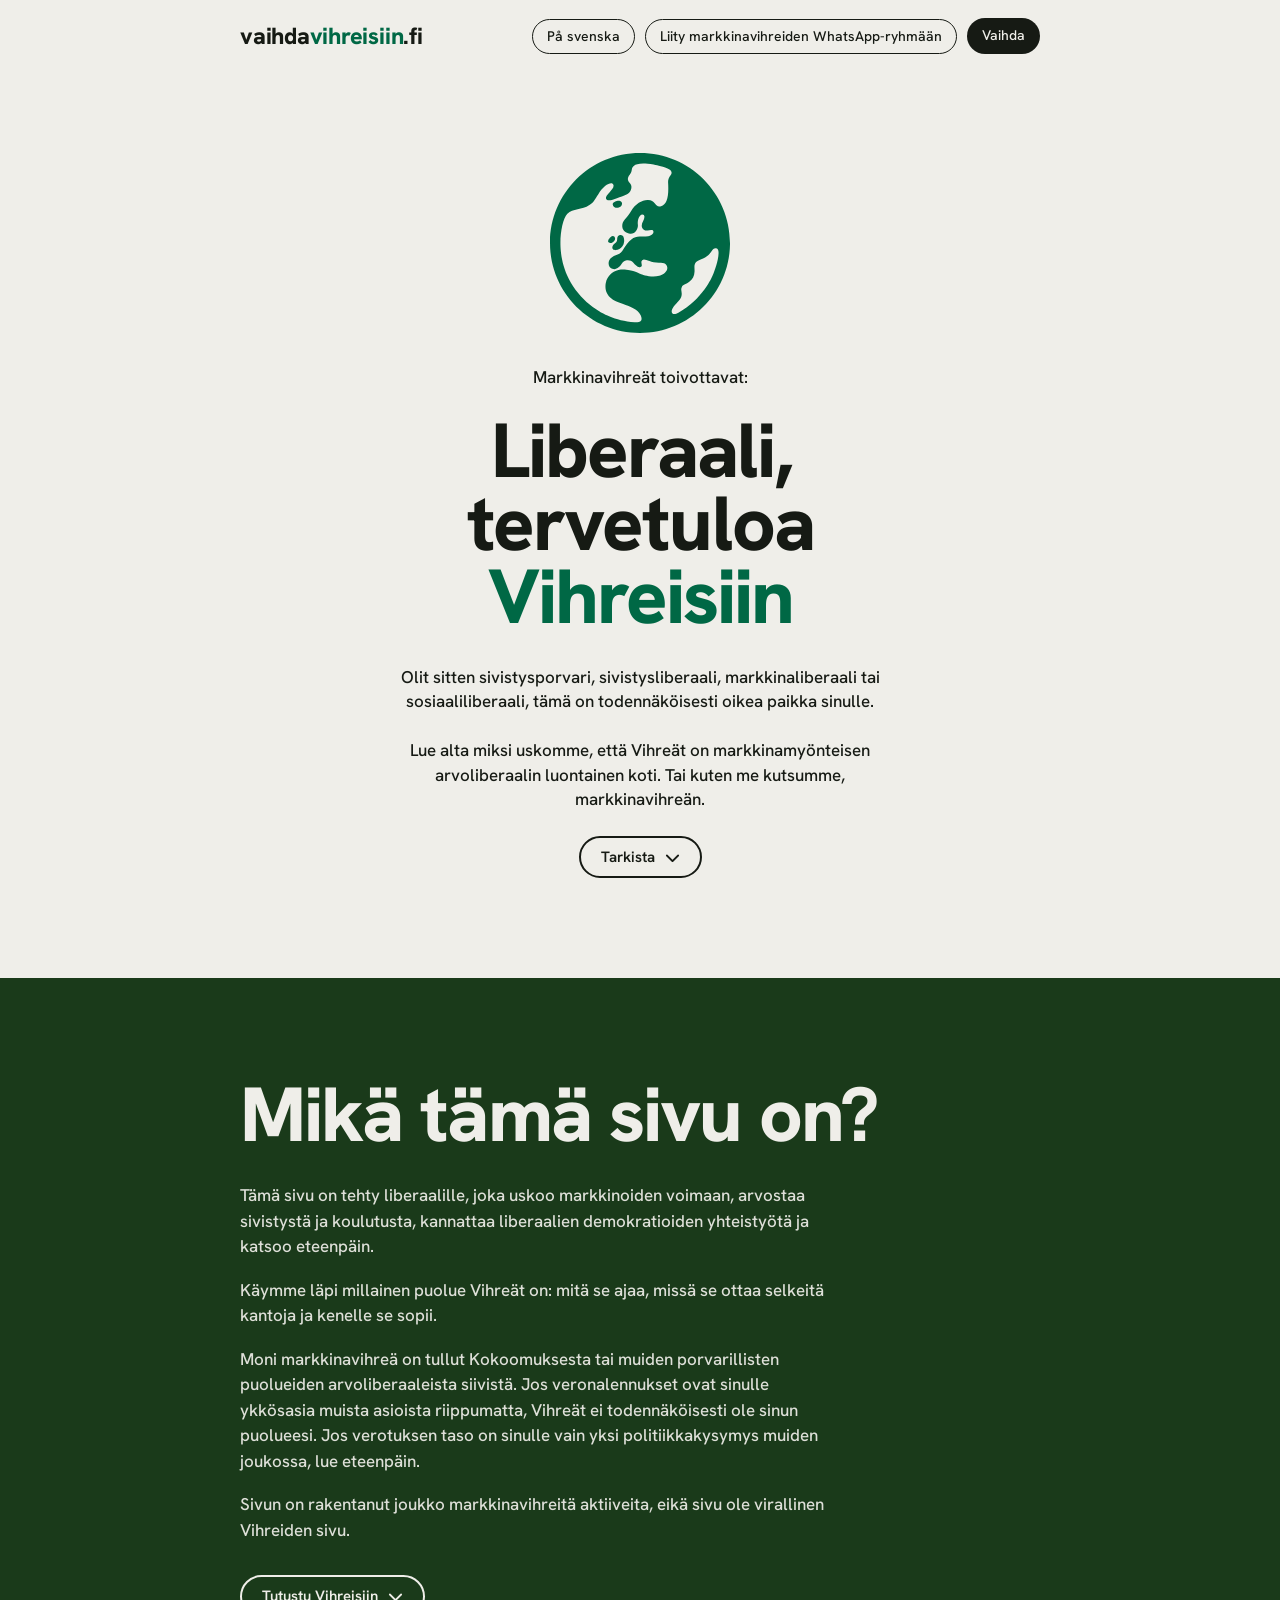
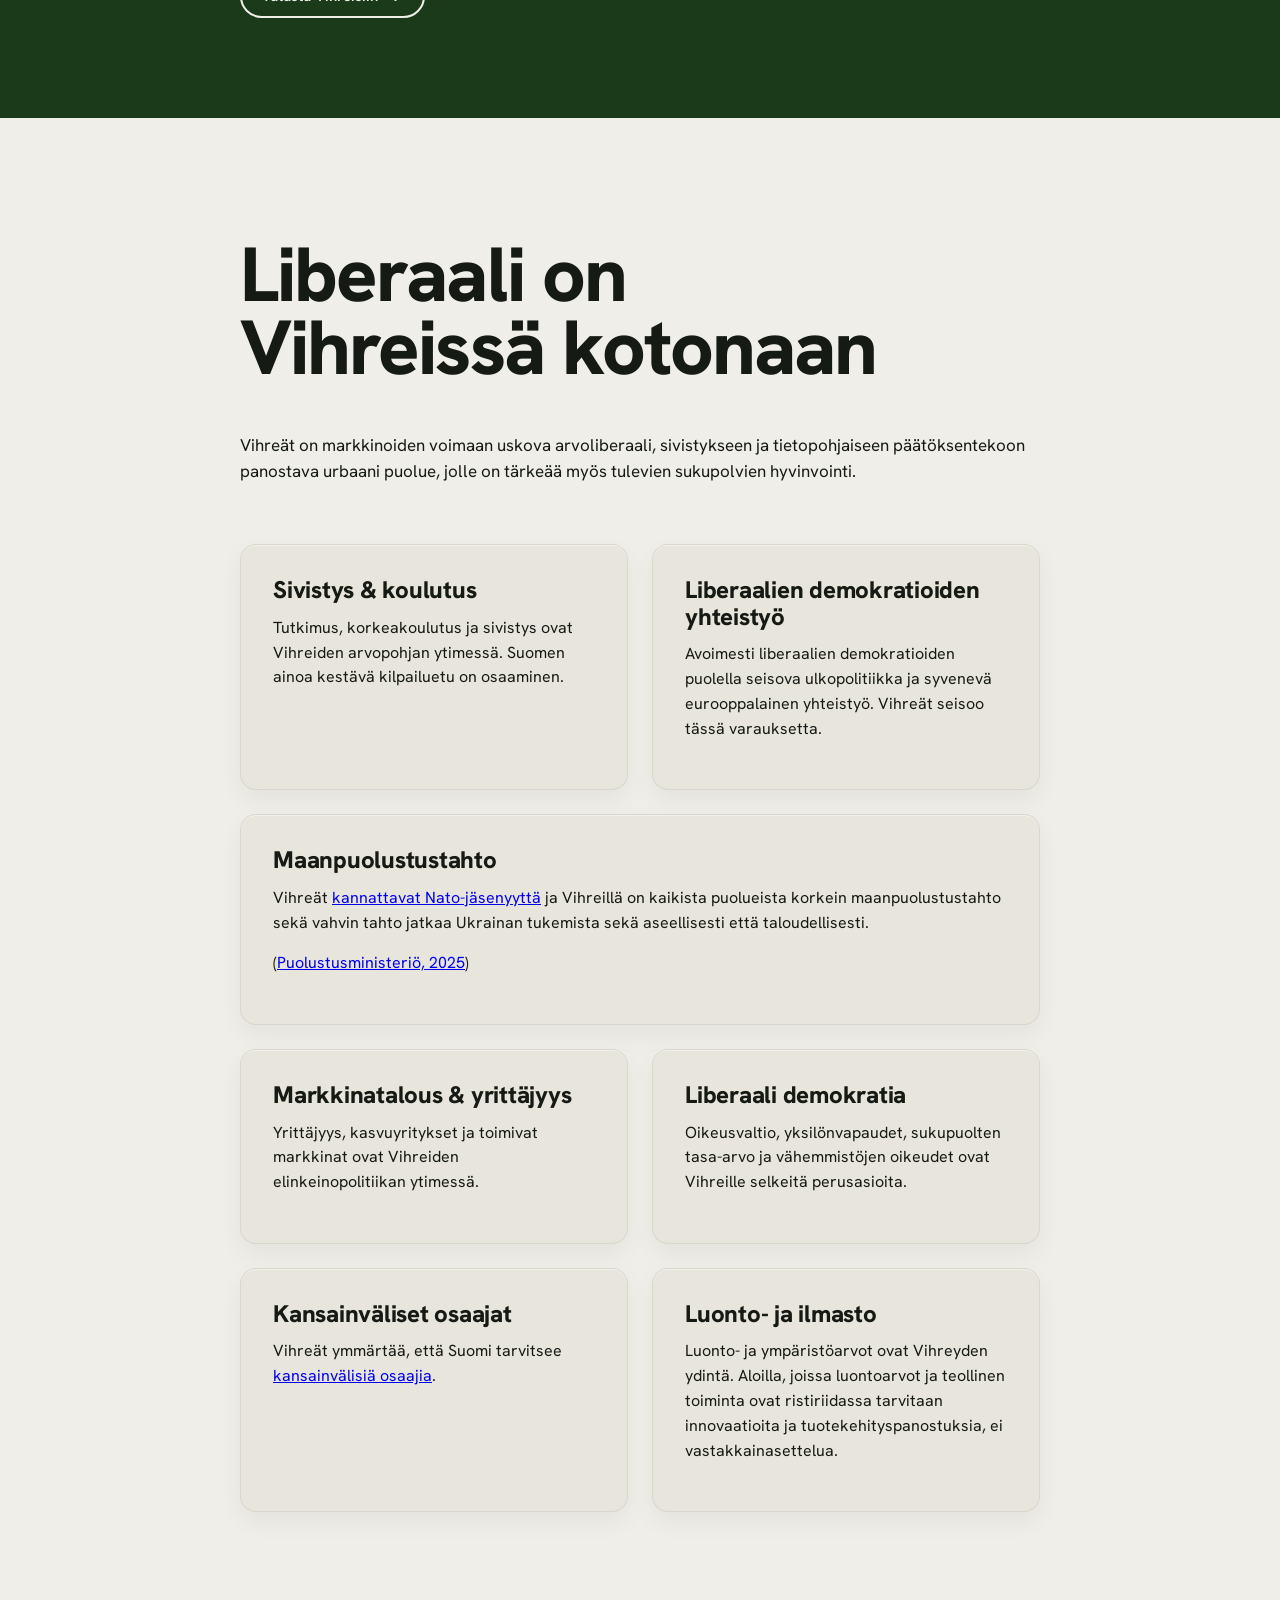
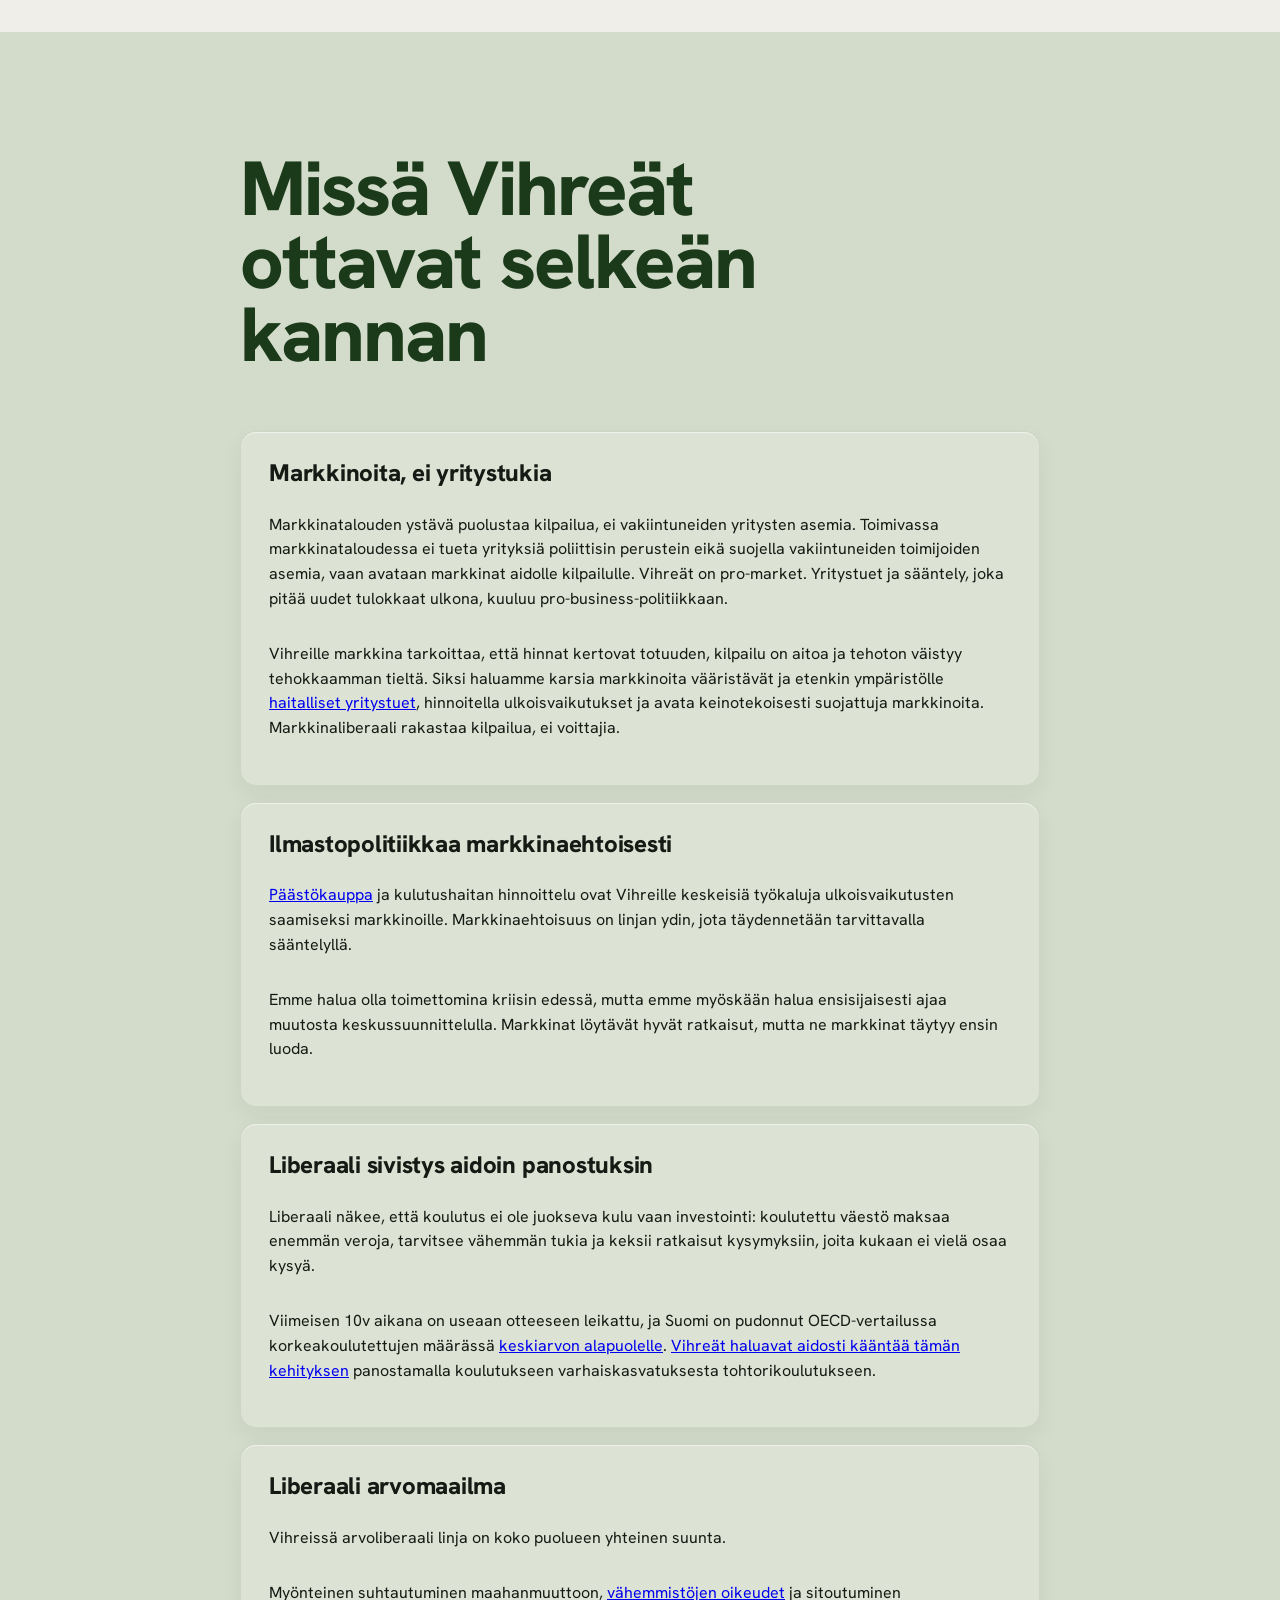
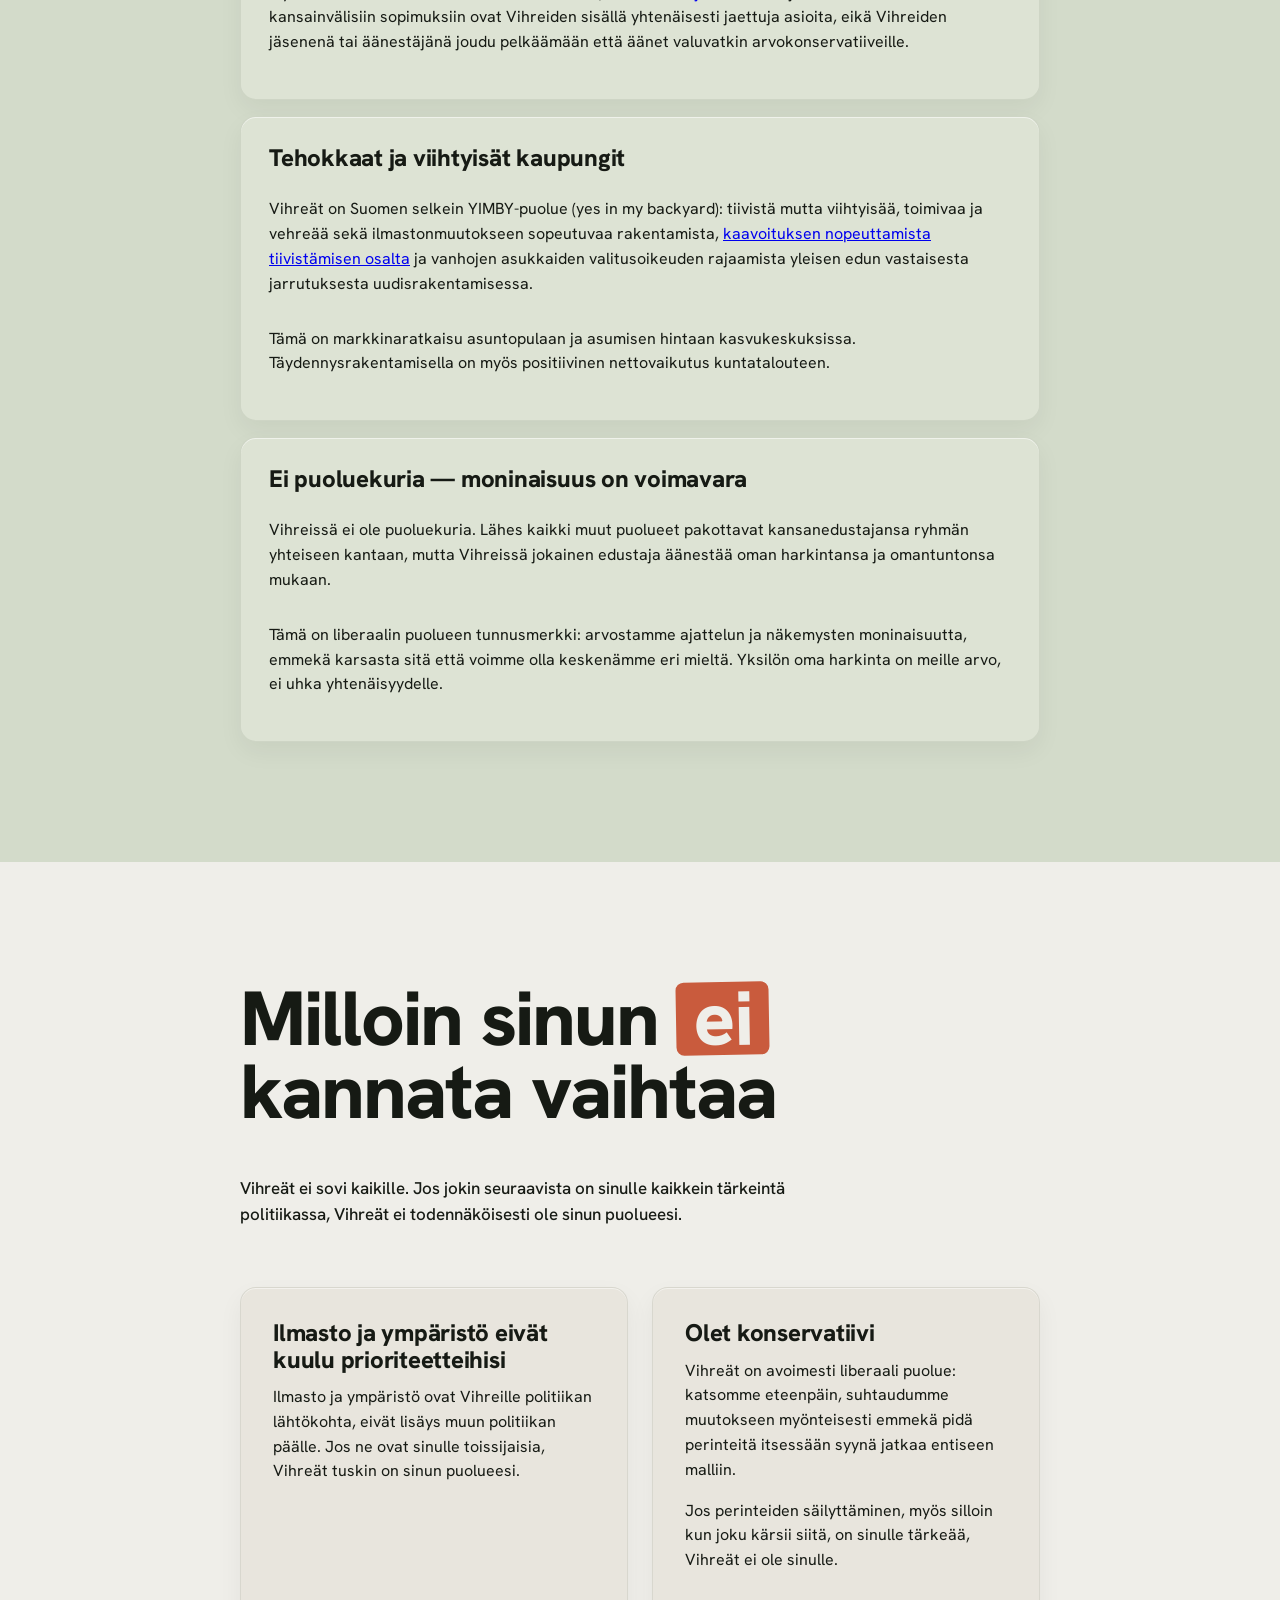
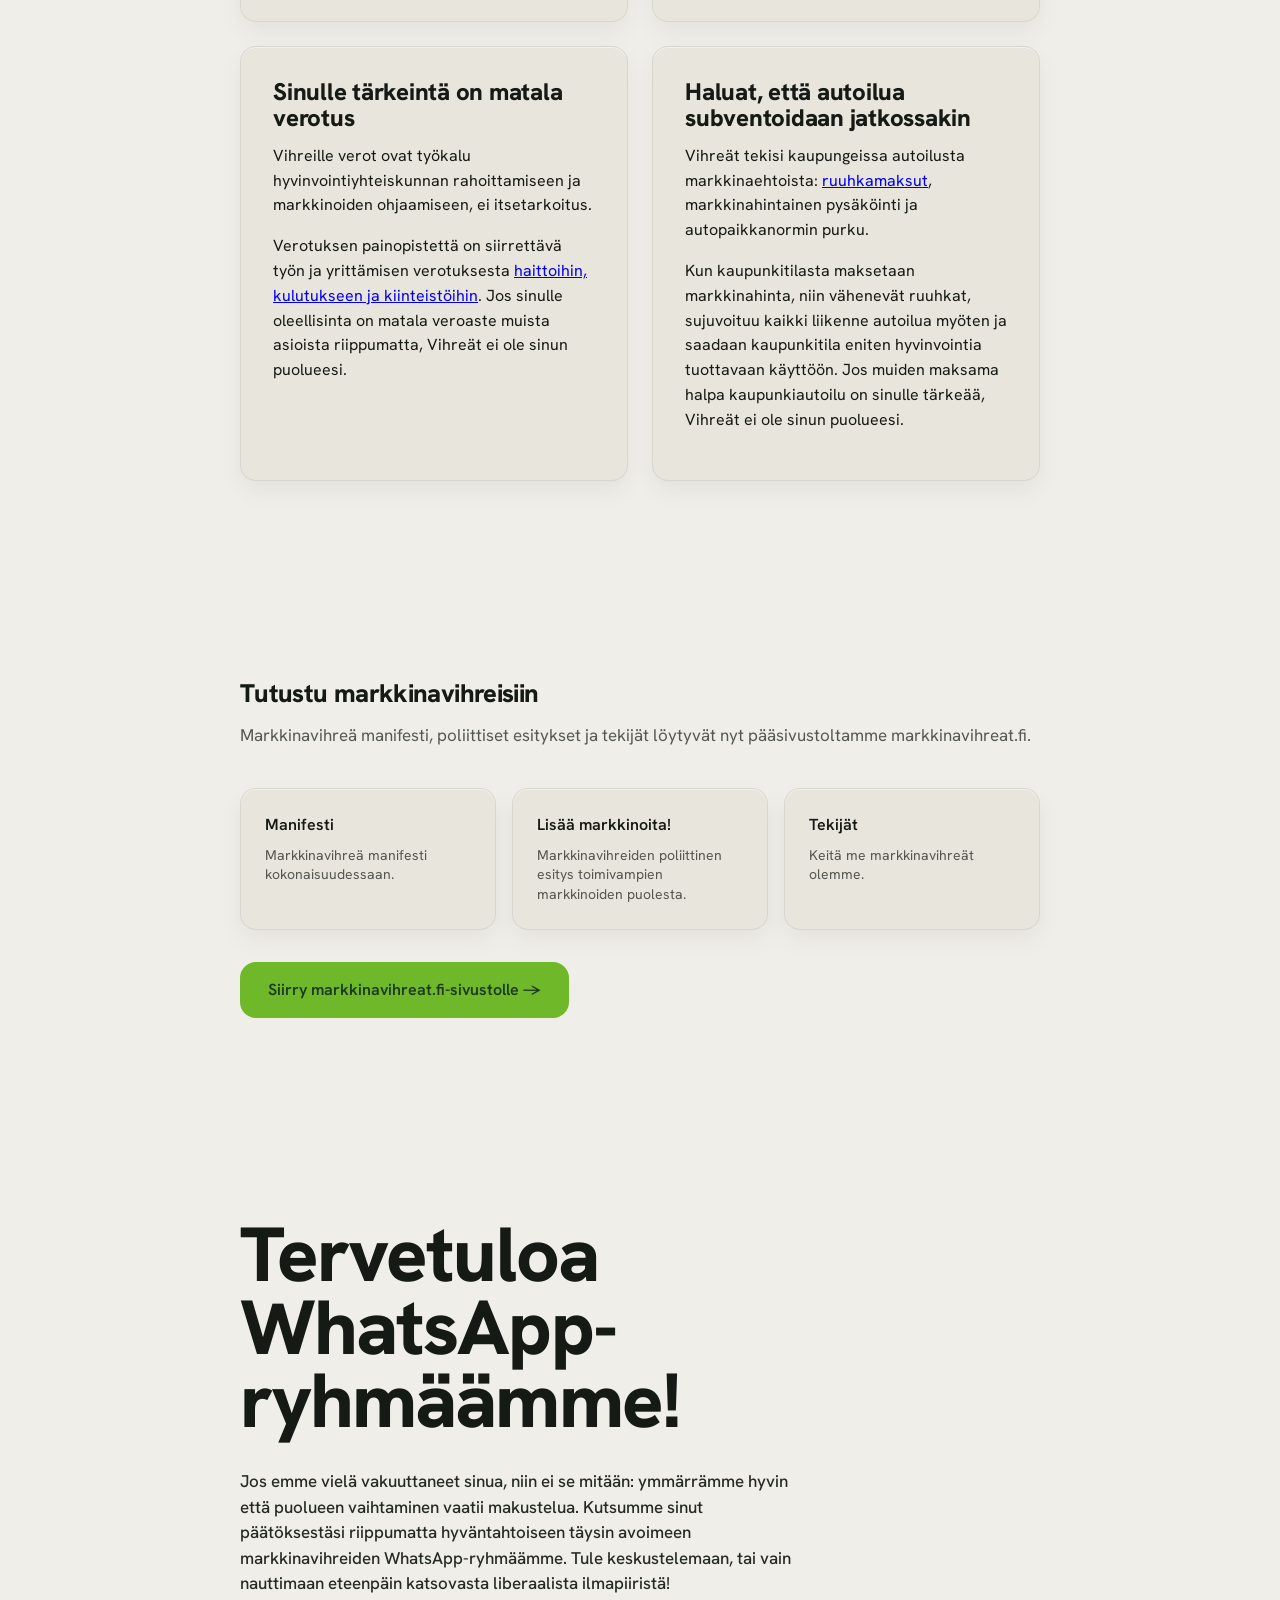
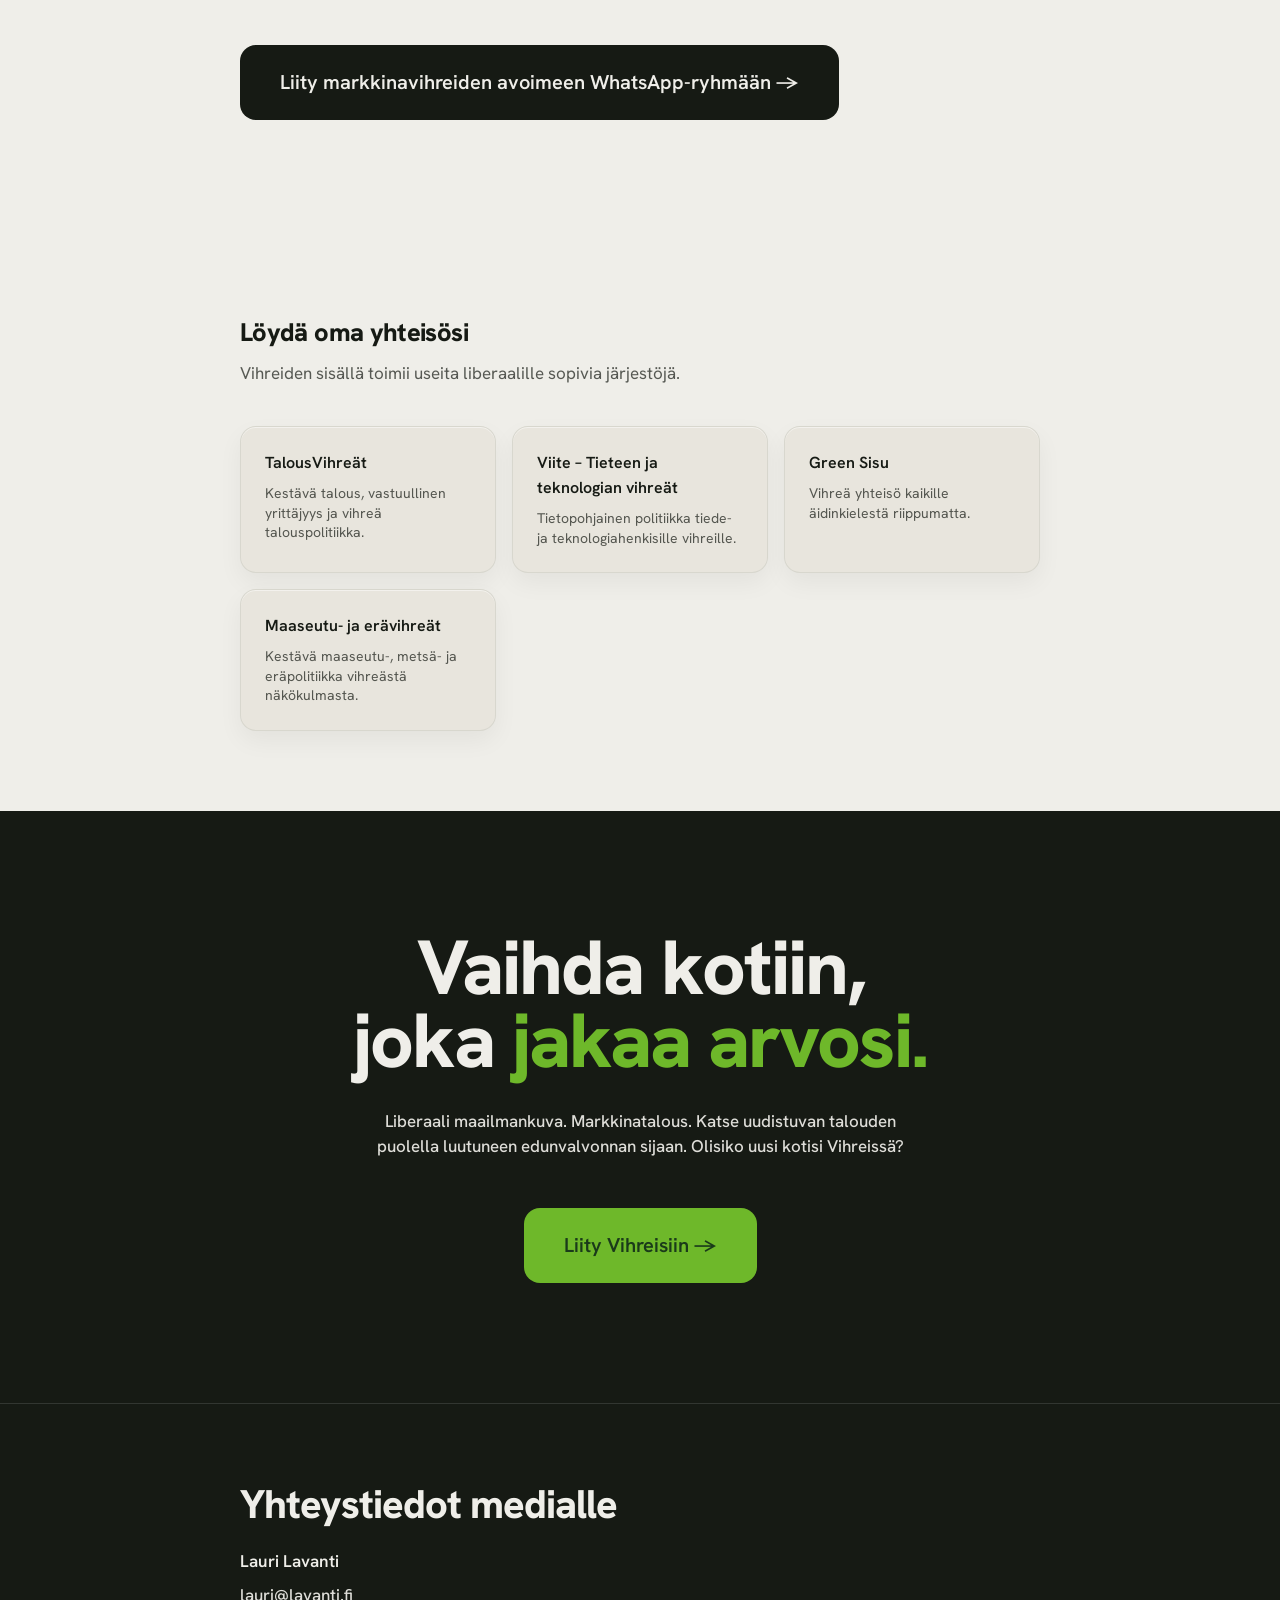
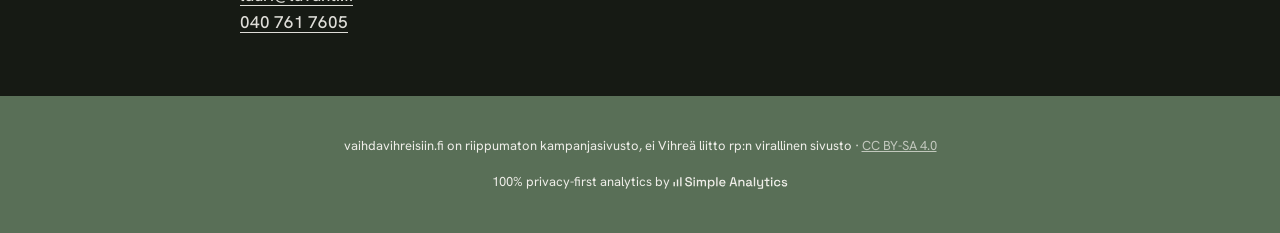
<file: index.html>
<!DOCTYPE html>
<html lang="fi">
<head>
<meta charset="UTF-8">
<meta name="viewport" content="width=device-width, initial-scale=1.0">
<title>Liberaali, tervetuloa Vihreisiin — vaihdavihreisiin.fi</title>
<meta name="description" content="Vihreissä voit olla liberaali arvoistasi tinkimättä. Täällä kerromme mitä se tarkoittaa.">
<meta name="author" content="vaihdavihreisiin.fi">
<meta name="theme-color" content="#6EB82A">
<meta property="og:type" content="website">
<meta property="og:site_name" content="vaihdavihreisiin.fi">
<meta property="og:title" content="Liberaali, tervetuloa Vihreisiin — vaihdavihreisiin.fi">
<meta property="og:description" content="Vihreissä voit olla liberaali arvoistasi tinkimättä. Täällä kerromme mitä se tarkoittaa.">
<meta property="og:url" content="https://vaihdavihreisiin.fi/">
<meta property="og:locale" content="fi_FI">
<meta property="og:locale:alternate" content="sv_FI">
<meta property="og:image" content="https://vaihdavihreisiin.fi/images/og/liberaali-tervetuloa-vihreisiin-og.png">
<meta property="og:image:width" content="1200">
<meta property="og:image:height" content="600">
<meta property="og:image:alt" content="Liberaali, tervetuloa Vihreisiin — vaihdavihreisiin.fi">
<meta name="twitter:card" content="summary_large_image">
<meta name="twitter:title" content="Liberaali, tervetuloa Vihreisiin — vaihdavihreisiin.fi">
<meta name="twitter:description" content="Vihreissä voit olla liberaali arvoistasi tinkimättä. Täällä kerromme mitä se tarkoittaa.">
<meta name="twitter:image" content="https://vaihdavihreisiin.fi/images/og/liberaali-tervetuloa-vihreisiin-og.png">
<link rel="canonical" href="https://vaihdavihreisiin.fi/">
<link rel="alternate" hreflang="fi" href="https://vaihdavihreisiin.fi/">
<link rel="alternate" hreflang="sv" href="https://vaihdavihreisiin.fi/sv/">
<link rel="alternate" hreflang="x-default" href="https://vaihdavihreisiin.fi/">
<link rel="license" href="https://creativecommons.org/licenses/by-sa/4.0/">
<link rel="sitemap" href="/sitemap.xml">
<link rel="preconnect" href="https://fonts.googleapis.com">
<link rel="preconnect" href="https://fonts.gstatic.com" crossorigin>
<link href="https://fonts.googleapis.com/css2?family=Hanken+Grotesk:wght@300;400;500;600;800&display=swap" rel="stylesheet">
<link rel='stylesheet' href='/style.css' media='all' />
<link rel="stylesheet" href="https://cdnjs.cloudflare.com/ajax/libs/font-awesome/6.7.2/css/all.min.css" crossorigin="anonymous" referrerpolicy="no-referrer" />
<script type="application/ld+json">
{"@context":"https://schema.org","@type":"WebSite","name":"vaihdavihreisiin.fi","url":"https://vaihdavihreisiin.fi/","description":"Liberaali on Vihreissä kotonaan. Tämä on rehellinen opas yhtymäkohdista ja eroista.","inLanguage":"fi","license":"https://creativecommons.org/licenses/by-sa/4.0/","author":{"@type":"Organization","name":"Markkinavihreät","url":"https://vaihdavihreisiin.fi/"},"about":{"@type":"PoliticalParty","name":"Vihreä liitto","url":"https://www.vihreat.fi"}}
</script>
<script type="application/ld+json">
{"@context":"https://schema.org","@type":"FAQPage","mainEntity":[{"@type":"Question","name":"Mikä on vaihdavihreisiin.fi?","acceptedAnswer":{"@type":"Answer","text":"Rehellinen opas liberaalille, joka pohtii Vihreiden äänestämistä. Sivusto käy läpi missä Vihreät jakavat liberaalin arvopohjan, ja missä Vihreät vievät sen pidemmälle — myös silloin, kun vaihto ei kannata."}},{"@type":"Question","name":"Mitkä ovat Vihreiden ja liberaalin yhteiset arvot?","acceptedAnswer":{"@type":"Answer","text":"Vihreät arvostavat sivistystä ja koulutusta, liberaalien demokratioiden yhteistyötä, Nato-jäsenyyttä, maanpuolustusta, markkinataloutta ja yrittäjyyttä, liberaalia demokratiaa, osaamisperustaista maahanmuuttoa sekä kaupunkien roolia talouden moottorina."}},{"@type":"Question","name":"Miksi Vihreät on liberaalin luontainen koti?","acceptedAnswer":{"@type":"Answer","text":"Vihreät ajavat aitoa markkinaliberalismia ilman yritystukia, markkinaehtoista ilmastopolitiikkaa kuten päästökauppaa ja hiiliveroa, todellisia panostuksia koulutukseen, yhtenäistä arvoliberaalia linjaa sekä tiiviitä ja viihtyisiä kaupunkeja."}},{"@type":"Question","name":"Milloin liberaalin ei kannata vaihtaa Vihreisiin?","acceptedAnswer":{"@type":"Answer","text":"Jos ilmastonmuutos ei ole prioriteetti, veronalennukset ovat ykkösasia, arvokonservatismi on tärkeää, tai haluaa jatkaa fossiilienergian ja autoilun tukemista — silloin Vihreät ei todennäköisesti ole oikea puolue sinulle."}}]}
</script>
</head>
<body>

<nav>
  <div class="nav-inner">
    <div class="logo">
      <span>vaihda<span class="logo-vihreisiin">vihreisiin</span>.fi</span>
    </div>
    <div class="nav-actions">
      <a href="/sv/" class="btn btn-outline-sm nav-lang" hreflang="sv" lang="sv"><span class="nav-lang-long">På svenska</span><span class="nav-lang-short">SV</span></a>
      <a href="https://chat.whatsapp.com/DFBhxqTOmLRHqGgUzupy7L" class="btn btn-outline-sm nav-whatsapp">Liity markkinavihreiden WhatsApp-ryhmään</a>
      <a href="https://www.vihreat.fi/liity/" class="btn btn-contained-sm">Vaihda</a>
    </div>
  </div>
</nav>

<!-- HERO -->
<section class="hero">
  <svg class="hero-logo" viewBox="0 0 98.52 98.5" role="img" aria-label="Vihreiden logo">
    <path fill="#006845" d="M33.66,49.23c-.15,.05-.31,.07-.45,.08-.46,.03-.85-.12-1.16-.43-.22-.22-.3-.57-.21-.91,.19-.73,.81-1.41,1.4-1.97,.37-.35,.76-.55,1.14-.57,.3-.02,.57,.08,.79,.27,.29,.26,.45,.67,.48,1.2,.05,.98-1.01,2.04-1.99,2.33m5.15-20.02c.55-.59,.82-1.53,.42-2.23-.03-.05-.06-.09-.09-.14-.36-.5-1.03-.75-1.66-.75-1.04,0-3.28,.71-3.15,2.09,.21,2.14,3.24,2.35,4.47,1.03m-.32,15.65c-.91,.05-1.6,.77-1.68,1.76-.01,.13-.02,.27-.03,.4-.05,.73-.08,1.31-.56,1.8-.19,.19-.4,.36-.62,.55-.69,.57-1.48,1.21-1.49,2.37,0,.39,.12,.72,.38,.97,.44,.43,1.11,.47,1.47,.45h.07c1.33-.08,2.75-.9,3.62-2.09,.52-.72,.84-1.57,.92-2.47,.09-1.04,0-1.9-.28-2.55-.13-.3-.3-.55-.53-.75-.35-.31-.79-.47-1.25-.44m60.03,4.4c0,27.2-22.05,49.25-49.26,49.25S0,76.46,0,49.25,22.05,0,49.26,0s49.26,22.05,49.26,49.25M64.34,8.47c-3.44-1.32-6.7-1.96-7.64-2.12-6.67-1.13-9.43-.33-10.7,.59-1.94,1.4-.5,2.63-2.37,4.96-1.36,1.69-1.33,3.01,.03,4.47,1.06,1.14,1.11,2.59,.59,3.89-.43,1.09-1.34,1.95-2.35,2.5-1.69,.92-3.4,1.25-5.28,1.98-2.21,.85-4.38,1.54-5.51,.86-.88-.53-.5-1.87,.35-2.8,.46-.51,1.55-1.62,2.6-3.04,.95-1.29,.98-2.61,.03-3.08-1.37-.69-5.18,1.46-7.64,5.96-1.02,1.47-1.36,2.34-2.72,4.03-.08,.1-.99,1.02-2.16,1.83-4.09,2.83-9.08,1.73-12.06,4.8-2.33,2.4-3.8,9.53-3.8,15.98,0,4.75,.71,15.37,8.32,25.65,3.6,4.86,7.94,8.61,13.09,11.86,0,0,8.54,5.36,19.15,5.84,.94,.04,2.94,.12,3.61-.99,.61-1.01-.11-2.48-.34-2.92-1.52-3.06-5.12-4.42-9.86-6.15-2.67-.97-4.72-1.49-6.74-3.47-1.05-1.03-1.53-1.9-1.68-2.19-1.57-3.01-.67-6.12-.52-6.62,.12-.39,1.1-3.43,4.18-5.23,2.44-1.43,4.86-1.29,6.88-1.15,.69,.05,1.27,.13,1.8,.24,.98,.2,1.74,.42,2.38,.64,1.71,.59,2.81,1.11,3.6,1.45,.67,.29,5.78,2.24,10.24,.99,2.66-.74,4.73-2.82,4.35-4.74-.33-1.69-1.21-2.42-4.57-2.42-5.32,0-7.58-2.65-9.13-1.41-1.17,.93,.32,2.71-.42,3.47-.42,.43-1.01,.4-1.15,.38-1.23-.14-2.29-1.35-3.38-2.59-.97-1.1-2.44-1.52-4.03-1.1-.94,.25-1.73,.94-2.34,1.98-.77,1.31-2.53,3.11-4.65,2.71-2.39-.45-2.88-3.18-2.06-4.82,.69-1.37,2.19-2.07,3.52-2.67,1.42-.64,2.73-1.1,3.59-2.44,4.11-6.41,6.27-7.94,9.86-7.84,1.43,.04,2.89,.1,4.3-.22,.79-.18,1.67-.51,2.28-1.07,.77-.72,.97-1.77-.06-2.24-.83-.38-1.65,.22-2.49,.27-1.57,.1-3.15-.88-3.23-2.57-.09-1.8,1.49-3.19,1.49-4.96,0-1.57-1.51-1.76-2.4-.65-1.09,1.35-1.43,3.18-1.21,4.87,.29,2.19-1.4,5.34-4.21,5.04-1.8-.19-4.17-1.41-4.33-3.96-.2-3.27,2.43-4.35,4.62-8.06,2.76-4.67,6.02-6.23,9.17-6.43,4.47-.27,4.23,4.45,7.43,3.35,3.27-1.12,4.35-5.1,3.87-12.99-.07-1.23,.37-2.75,1.45-4.03,.65-.77,1.07-2.51-1.76-3.59m27.5,49.77c.49-2.34,.97-5.86-.89-6.17-2.11-.35-2.63,2.68-4.89,4.32-3.18,2.3-5.76,2.06-6.69,4.25-.57,1.34-.14,2.31-.25,4.35-.12,2.26-1.02,4.13-2.88,5.52-2.07,1.55-3.49,1.59-4.06,2.74-.62,1.24-.19,1.9-.08,3.69,.07,1.3-.37,2.37-1.02,3.18-1.97,2.47-3.09,3.07-4.15,5.25-.2,.42-.66,1.78,.12,2.44,.78,.67,2.39,.03,3.01-.31,13.58-7.28,18.84-20.15,18.84-20.15,0,0,1.94-4.39,2.94-9.12"/>
  </svg>
  <p class="hero-sub">Markkinavihreät toivottavat:</p>
  <h1 class="display">
    <span class="hero-line">Liberaali,</span>
    <span class="hero-line">tervetuloa</span>
    <span class="hero-line accent">Vihreisiin</span>
  </h1>
  <p class="hero-sub">
    Olit sitten sivistysporvari, sivistysliberaali, markkinaliberaali tai sosiaaliliberaali, tämä on todennäköisesti oikea paikka sinulle.
  </p>
  <p class="hero-sub">
    Lue alta miksi uskomme, että Vihreät on markkinamyönteisen arvoliberaalin luontainen koti. Tai kuten me kutsumme, markkinavihreän.
  </p>
  <div class="hero-check">
    <a class="btn-outline-medium" href="#honest">
      Tarkista
      <i class="fa-solid fa-chevron-down" aria-hidden="true"></i>
    </a>
  </div>
</section>

<!-- HONEST INTRO -->
<section class="honest" id="honest">
  <div class="honest-inner">
    <h2 class="display">Mikä tämä sivu on?</h2>
    <p>Tämä sivu on tehty liberaalille, joka uskoo markkinoiden voimaan, arvostaa sivistystä ja koulutusta, kannattaa liberaalien demokratioiden yhteistyötä ja katsoo eteenpäin.</p>
    <p>Käymme läpi millainen puolue Vihreät on: mitä se ajaa, missä se ottaa selkeitä kantoja ja kenelle se sopii.</p>
    <p>Moni markkinavihreä on tullut Kokoomuksesta tai muiden porvarillisten puolueiden arvoliberaaleista siivistä. Jos veronalennukset ovat sinulle ykkösasia muista asioista riippumatta, Vihreät ei todennäköisesti ole sinun puolueesi. Jos verotuksen taso on sinulle vain yksi politiikkakysymys muiden joukossa, lue eteenpäin.</p>
    <p>Sivun on rakentanut joukko markkinavihreitä aktiiveita, eikä sivu ole virallinen Vihreiden sivu.</p>
    <a class="btn-outline-medium btn-outline-light section-action" href="#arvot">
      Tutustu Vihreisiin
      <i class="fa-solid fa-chevron-down" aria-hidden="true"></i>
    </a>
  </div>
</section>

<!-- SHARED VALUES -->
<section class="section" id="arvot">
  <h2 class="display">Liberaali on Vihreissä kotonaan</h2>
  <p class="section-intro">
    Vihreät on markkinoiden voimaan uskova arvoliberaali, sivistykseen ja tietopohjaiseen päätöksentekoon panostava urbaani puolue, jolle on tärkeää myös tulevien sukupolvien hyvinvointi. 
  </p>
  <div class="shared-grid">
    <div class="shared-card">
      <h3>Sivistys &amp; koulutus</h3>
      <p>Tutkimus, korkeakoulutus ja sivistys ovat Vihreiden arvopohjan ytimessä. Suomen ainoa kestävä kilpailuetu on osaaminen.</p>
    </div>
    <div class="shared-card">
      <h3>Liberaalien demokratioiden yhteistyö</h3>
      <p>Avoimesti liberaalien demokratioiden puolella seisova ulkopolitiikka ja syvenevä eurooppalainen yhteistyö. Vihreät seisoo tässä varauksetta.</p>
    </div>
    <div class="shared-card shared-card--wide">
      <h3>Maanpuolustustahto</h3>
      <p>Vihreät <a href="https://www.vihreat.fi/ajankohtaista/suomen-viisaasti-yllapitama-nato-optio-on-nyt-lunastettava/" target="_new">kannattavat Nato-jäsenyyttä</a> ja Vihreillä on kaikista puolueista korkein maanpuolustustahto sekä vahvin tahto jatkaa Ukrainan tukemista sekä aseellisesti että taloudellisesti.</p>
      <p>(<a href="https://julkaisut.valtioneuvosto.fi/server/api/core/bitstreams/07e3069c-1d69-44c0-ac7b-32385384b200/content" target="_new">Puolustusministeriö, 2025</a>)</p>
    </div>
    <div class="shared-card">
      <h3>Markkinatalous &amp; yrittäjyys</h3>
      <p>Yrittäjyys, kasvuyritykset ja toimivat markkinat ovat Vihreiden elinkeinopolitiikan ytimessä.</p>
    </div>
    <div class="shared-card">
      <h3>Liberaali demokratia</h3>
      <p>Oikeusvaltio, yksilönvapaudet, sukupuolten tasa-arvo ja vähemmistöjen oikeudet ovat Vihreille selkeitä perusasioita.</p>
    </div>
    <div class="shared-card">
      <h3>Kansainväliset osaajat</h3>
      <p>Vihreät ymmärtää, että Suomi tarvitsee <a href="https://www.vihreat.fi/tavoitteet/talouden-uudistaminen/" target="_new">kansainvälisiä osaajia</a>.</p>
    </div>
    <div class="shared-card">
      <h3>Luonto- ja ilmasto</h3>
      <p>Luonto- ja ympäristöarvot ovat Vihreyden ydintä. Aloilla, joissa luontoarvot ja teollinen toiminta ovat ristiriidassa tarvitaan innovaatioita ja tuotekehityspanostuksia, ei vastakkainasettelua.</p>
    </div>
  </div>
</section>

<!-- WHERE FURTHER -->
<section class="further">
  <div class="further-inner">
    <h2>Missä Vihreät ottavat selkeän kannan</h2>
    <div class="further-list">
    <div class="further-item">
      <h3>Markkinoita, ei yritystukia</h3>
      <p>Markkinatalouden ystävä puolustaa kilpailua, ei vakiintuneiden yritysten asemia. Toimivassa markkinataloudessa ei tueta yrityksiä poliittisin perustein eikä suojella vakiintuneiden toimijoiden asemia, vaan avataan markkinat aidolle kilpailulle. Vihreät on pro-market. Yritystuet ja sääntely, joka pitää uudet tulokkaat ulkona, kuuluu pro-business-politiikkaan.</p>
      <p>Vihreille markkina tarkoittaa, että hinnat kertovat totuuden, kilpailu on aitoa ja tehoton väistyy tehokkaamman tieltä. Siksi haluamme karsia markkinoita vääristävät ja etenkin ympäristölle <a href="https://www.vihreat.fi/tavoitteet/talouden-uudistaminen/" target="_new">haitalliset yritystuet</a>, hinnoitella ulkoisvaikutukset ja avata keinotekoisesti suojattuja markkinoita. Markkinaliberaali rakastaa kilpailua, ei voittajia.</p>
    </div>
    <div class="further-item">
      <h3>Ilmastopolitiikkaa markkinaehtoisesti</h3>
      <p><a href="https://www.vihreat.fi/tavoitteet/ilmasto/" target="_new">Päästökauppa</a> ja kulutushaitan hinnoittelu ovat Vihreille keskeisiä työkaluja ulkoisvaikutusten saamiseksi markkinoille. Markkinaehtoisuus on linjan ydin, jota täydennetään tarvittavalla sääntelyllä.</p>
      <p>Emme halua olla toimettomina kriisin edessä, mutta emme myöskään halua ensisijaisesti ajaa muutosta keskussuunnittelulla. Markkinat löytävät hyvät ratkaisut, mutta ne markkinat täytyy ensin luoda.</p>
    </div>
    <div class="further-item">
      <h3>Liberaali sivistys aidoin panostuksin</h3>
      <p>Liberaali näkee, että koulutus ei ole juokseva kulu vaan investointi: koulutettu väestö maksaa enemmän veroja, tarvitsee vähemmän tukia ja keksii ratkaisut kysymyksiin, joita kukaan ei vielä osaa kysyä.</p>
      <p>Viimeisen 10v aikana on useaan otteeseen leikattu, ja Suomi on pudonnut OECD-vertailussa korkeakoulutettujen määrässä <a href="https://yle.fi/a/74-20181951" target="_new">keskiarvon alapuolelle</a>. <a href="https://www.vihreat.fi/tavoitteet/koulutus/" target="_new">Vihreät haluavat aidosti kääntää tämän kehityksen</a> panostamalla koulutukseen varhaiskasvatuksesta tohtorikoulutukseen.</p>
    </div>
    <div class="further-item">
      <h3>Liberaali arvomaailma</h3>
      <p>Vihreissä arvoliberaali linja on koko puolueen yhteinen suunta.</p>
      <p>Myönteinen suhtautuminen maahanmuuttoon, <a href="https://www.vihreat.fi/tavoitteet/ihmisoikeudet/" target="_new">vähemmistöjen oikeudet</a> ja sitoutuminen kansainvälisiin sopimuksiin ovat Vihreiden sisällä yhtenäisesti jaettuja asioita, eikä Vihreiden jäsenenä tai äänestäjänä joudu pelkäämään että äänet valuvatkin arvokonservatiiveille.</p>
    </div>
    <div class="further-item">
      <h3>Tehokkaat ja viihtyisät kaupungit</h3>
      <p>Vihreät on Suomen selkein YIMBY-puolue (yes in my backyard): tiivistä mutta viihtyisää, toimivaa ja vehreää sekä ilmastonmuutokseen sopeutuvaa rakentamista, <a href="https://www.vihreat.fi/vihreiden-puolueohjelma-2027-2031/" target="_new">kaavoituksen nopeuttamista tiivistämisen osalta</a> ja vanhojen asukkaiden valitusoikeuden rajaamista yleisen edun vastaisesta jarrutuksesta uudisrakentamisessa.</p>
      <p>Tämä on markkinaratkaisu asuntopulaan ja asumisen hintaan kasvukeskuksissa. Täydennysrakentamisella on myös positiivinen nettovaikutus kuntatalouteen.</p>
    </div>
    <div class="further-item">
      <h3>Ei puoluekuria — moninaisuus on voimavara</h3>
      <p>Vihreissä ei ole puoluekuria. Lähes kaikki muut puolueet pakottavat kansanedustajansa ryhmän yhteiseen kantaan, mutta Vihreissä jokainen edustaja äänestää oman harkintansa ja omantuntonsa mukaan.</p>
      <p>Tämä on liberaalin puolueen tunnusmerkki: arvostamme ajattelun ja näkemysten moninaisuutta, emmekä karsasta sitä että voimme olla keskenämme eri mieltä. Yksilön oma harkinta on meille arvo, ei uhka yhtenäisyydelle.</p>
    </div>
    </div>
  </div>
</section>

<!-- DON'T SWITCH -->
<section class="dont" id="milloin-ei">
  <div class="dont-inner">
    <h2>Milloin sinun <span class="accent">ei</span> kannata vaihtaa</h2>
    <p class="dont-intro">
      Vihreät ei sovi kaikille. Jos jokin seuraavista on sinulle kaikkein tärkeintä politiikassa, Vihreät ei todennäköisesti ole sinun puolueesi.
    </p>
    <div class="dont-list">
      <div class="dont-card">
        <h3>Ilmasto ja ympäristö eivät kuulu prioriteetteihisi</h3>
        <p>Ilmasto ja ympäristö ovat Vihreille politiikan lähtökohta, eivät lisäys muun politiikan päälle. Jos ne ovat sinulle toissijaisia, Vihreät tuskin on sinun puolueesi.</p>
      </div>
      <div class="dont-card">
        <h3>Olet konservatiivi</h3>
        <p>Vihreät on avoimesti liberaali puolue: katsomme eteenpäin, suhtaudumme muutokseen myönteisesti emmekä pidä perinteitä itsessään syynä jatkaa entiseen malliin.</p>
        <p>Jos perinteiden säilyttäminen, myös silloin kun joku kärsii siitä, on sinulle tärkeää, Vihreät ei ole sinulle.</p>
      </div>
      <div class="dont-card">
        <h3>Sinulle tärkeintä on matala verotus</h3>
        <p>Vihreille verot ovat työkalu hyvinvointiyhteiskunnan rahoittamiseen ja markkinoiden ohjaamiseen, ei itsetarkoitus.</p>
        <p>Verotuksen painopistettä on siirrettävä työn ja yrittämisen verotuksesta <a href="https://www.vihreat.fi/tavoitteet/talouden-uudistaminen/" target="_new">haittoihin, kulutukseen ja kiinteistöihin</a>. Jos sinulle oleellisinta on matala veroaste muista asioista riippumatta, Vihreät ei ole sinun puolueesi.</p>
      </div>
      <div class="dont-card">
        <h3>Haluat, että autoilua subventoidaan jatkossakin</h3>
        <p>Vihreät tekisi kaupungeissa autoilusta markkinaehtoista: <a href="https://www.vihreat.fi/tavoitteet/ilmasto/" target="_new">ruuhkamaksut</a>, markkinahintainen pysäköinti ja autopaikkanormin purku.</p>
        <p>Kun kaupunkitilasta maksetaan markkinahinta, niin vähenevät ruuhkat, sujuvoituu kaikki liikenne autoilua myöten ja saadaan kaupunkitila eniten hyvinvointia tuottavaan käyttöön. Jos muiden maksama halpa kaupunkiautoilu on sinulle tärkeää, Vihreät ei ole sinun puolueesi.</p>
      </div>
    </div>
  </div>
</section>


<!-- TUTUSTU MARKKINAVIHREISIIN -->
<section class="orgs" id="markkinavihreat">
  <div class="orgs-inner">
    <h2 class="display">Tutustu markkinavihreisiin</h2>
    <p>Markkinavihreä manifesti, poliittiset esitykset ja tekijät löytyvät nyt pääsivustoltamme markkinavihreat.fi.</p>
    <div class="orgs-grid">
      <a href="https://markkinavihreat.fi/manifesti/" class="org-card" target="_blank" rel="noopener">
        <span class="org-name">Manifesti</span>
        <span class="org-desc">Markkinavihreä manifesti kokonaisuudessaan.</span>
      </a>
      <a href="https://markkinavihreat.fi/ehdotukset/lisaa-markkinoita/" class="org-card" target="_blank" rel="noopener">
        <span class="org-name">Lisää markkinoita!</span>
        <span class="org-desc">Markkinavihreiden poliittinen esitys toimivampien markkinoiden puolesta.</span>
      </a>
      <a href="https://markkinavihreat.fi/ketka/" class="org-card" target="_blank" rel="noopener">
        <span class="org-name">Tekijät</span>
        <span class="org-desc">Keitä me markkinavihreät olemme.</span>
      </a>
    </div>
    <a href="https://markkinavihreat.fi/" class="btn btn-primary" style="margin-top: 32px;" target="_blank" rel="noopener">Siirry markkinavihreat.fi-sivustolle →</a>
  </div>
</section>


<!-- JOIN WHATSAPP -->
<section class="next-step" id="next-step">
  <div class="next-step-inner">
    <h2 class="display">Tervetuloa WhatsApp-ryhmäämme!</h2>
    <p>Jos emme vielä vakuuttaneet sinua, niin ei se mitään: ymmärrämme hyvin että puolueen vaihtaminen vaatii makustelua. Kutsumme sinut päätöksestäsi riippumatta hyväntahtoiseen täysin avoimeen markkinavihreiden WhatsApp-ryhmäämme. Tule keskustelemaan, tai vain nauttimaan eteenpäin katsovasta liberaalista ilmapiiristä!</p>
    <a href="https://chat.whatsapp.com/DFBhxqTOmLRHqGgUzupy7L" class="btn btn-contained-lg">Liity markkinavihreiden avoimeen WhatsApp-ryhmään →</a>
  </div>
</section>

<!-- JÄRJESTÖT -->
<section class="orgs" id="yhteisöt">
  <div class="orgs-inner">
    <h2 class="display">Löydä oma yhteisösi</h2>
    <p>Vihreiden sisällä toimii useita liberaalille sopivia järjestöjä.</p>
    <div class="orgs-grid">
      <a href="https://talousvihreat.fi/" class="org-card" target="_blank" rel="noopener">
        <span class="org-name">TalousVihreät</span>
        <span class="org-desc">Kestävä talous, vastuullinen yrittäjyys ja vihreä talouspolitiikka.</span>
      </a>
      <a href="https://www.viite.fi/" class="org-card" target="_blank" rel="noopener">
        <span class="org-name">Viite – Tieteen ja teknologian vihreät</span>
        <span class="org-desc">Tietopohjainen politiikka tiede- ja teknologiahenkisille vihreille.</span>
      </a>
      <a href="https://greensisu.fi/" class="org-card" target="_blank" rel="noopener">
        <span class="org-name">Green Sisu</span>
        <span class="org-desc">Vihreä yhteisö kaikille äidinkielestä riippumatta.</span>
      </a>
      <a href="https://www.maaseutujaeravihreat.fi/" class="org-card" target="_blank" rel="noopener">
        <span class="org-name">Maaseutu- ja erävihreät</span>
        <span class="org-desc">Kestävä maaseutu-, metsä- ja eräpolitiikka vihreästä näkökulmasta.</span>
      </a>
    </div>
  </div>
</section>

<!-- FINAL CTA -->
<section class="final" id="liity">
  <div class="final-inner">
    <h2 class="display">Vaihda kotiin,<br>joka <span class="accent">jakaa arvosi.</span></h2>
    <p>Liberaali maailmankuva. Markkinatalous. Katse uudistuvan talouden puolella luutuneen edunvalvonnan sijaan. Olisiko uusi kotisi Vihreissä?</p>
    <a href="https://www.vihreat.fi/liity/" class="btn btn-primary">Liity Vihreisiin →</a>
  </div>
</section>


<!-- MEDIA CONTACT -->
<section class="media" id="media">
  <div class="media-inner">
    <h2 class="display">Yhteystiedot medialle</h2>
    <p class="media-contact-name">Lauri Lavanti</p>
    <p class="media-contact-details">
      <a href="mailto:lauri@lavanti.fi">lauri@lavanti.fi</a><br>
      <a href="tel:+358407617605">040 761 7605</a>
    </p>
  </div>
</section>


<footer>
  vaihdavihreisiin.fi on riippumaton kampanjasivusto, ei Vihreä liitto rp:n virallinen sivusto · <a href="https://creativecommons.org/licenses/by-sa/4.0/" target="_blank" rel="license" style="color:inherit;opacity:0.7;">CC BY-SA 4.0</a>
  <!-- Simple Analytics' free plan requires its badge or text link. Text link verbatim from
       https://www.simpleanalytics.com/badges.md: keep the href and UTM codes intact, their detector looks for them. -->
  <div class="footer-analytics">
    <a aria-label="100% privacy-first analytics by Simple Analytics" class="sa-credit" href="https://www.simpleanalytics.com/vaihdavihreisiin.fi?utm_source=vaihdavihreisiin.fi&amp;utm_content=badge" lang="en" referrerpolicy="origin" rel="noopener" target="_blank"> <span class="sa-credit__caption">100% privacy-first analytics</span> <span class="sa-credit__byline">by <svg aria-hidden="true" viewBox="0 -714 8871 914" xmlns="http://www.w3.org/2000/svg"><g transform="translate(0 -700) scale(.7)"><path d="M54 538h154v462H54zm369-276h154v738H423zM792 0h154v1000H792z"></path></g><path d="M311 14Q232 14 171.0 -14.0Q110 -42 75.5 -96.5Q41 -151 41 -229V-254H148V-229Q148 -154 192.5 -117.5Q237 -81 311 -81Q385 -81 423.5 -112.5Q462 -144 462 -194Q462 -244 422.5 -266.5Q383 -289 314 -305L277 -314Q209 -329 160.0 -353.0Q111 -377 84.0 -416.0Q57 -455 57 -516Q57 -609 123.5 -661.5Q190 -714 299 -714Q372 -714 429.5 -689.0Q487 -664 520.0 -615.0Q553 -566 553 -492V-456H446V-492Q446 -560 405.5 -589.5Q365 -619 299 -619Q234 -619 199.0 -592.5Q164 -566 164 -519Q164 -471 198.5 -448.0Q233 -425 300 -410L337 -401Q404 -386 456.5 -362.5Q509 -339 539.0 -299.0Q569 -259 569 -196Q569 -133 537.5 -86.0Q506 -39 448.0 -12.5Q390 14 311 14ZM686 0V-493H789V0ZM738 -560Q708 -560 687.5 -579.5Q667 -599 667 -630Q667 -661 687.5 -680.5Q708 -700 738 -700Q768 -700 788.5 -680.5Q809 -661 809 -630Q809 -599 788.5 -579.5Q768 -560 738 -560ZM942 0V-493H1043V-435H1059Q1073 -461 1103.5 -481.0Q1134 -501 1188 -501Q1243 -501 1276.5 -478.0Q1310 -455 1327 -421H1343Q1359 -455 1392.0 -478.0Q1425 -501 1485 -501Q1556 -501 1603.5 -456.5Q1651 -412 1651 -328V0H1548V-321Q1548 -365 1523.5 -389.5Q1499 -414 1454 -414Q1406 -414 1377.0 -383.0Q1348 -352 1348 -294V0H1245V-321Q1245 -365 1220.5 -389.5Q1196 -414 1151 -414Q1103 -414 1074.0 -383.0Q1045 -352 1045 -294V0ZM1799 200V-493H1900V-422H1916Q1935 -455 1973.5 -481.0Q2012 -507 2084 -507Q2145 -507 2197.0 -477.0Q2249 -447 2280.5 -390.0Q2312 -333 2312 -254V-239Q2312 -159 2280.5 -102.5Q2249 -46 2197.5 -16.0Q2146 14 2084 14Q2012 14 1973.5 -11.5Q1935 -37 1918 -67H1902V200ZM2054 -76Q2121 -76 2164.5 -119.0Q2208 -162 2208 -242V-251Q2208 -330 2164.5 -373.0Q2121 -416 2054 -416Q1988 -416 1944.5 -373.0Q1901 -330 1901 -251V-242Q1901 -162 1944.0 -119.0Q1987 -76 2054 -76ZM2440 0V-700H2543V0ZM2922 14Q2847 14 2791.0 -17.5Q2735 -49 2703.5 -106.0Q2672 -163 2672 -240V-252Q2672 -329 2703.5 -386.0Q2735 -443 2790.0 -475.0Q2845 -507 2918 -507Q2989 -507 3042.5 -475.5Q3096 -444 3126.0 -388.0Q3156 -332 3156 -257V-218H2777Q2779 -153 2820.5 -114.5Q2862 -76 2924 -76Q2982 -76 3011.5 -102.0Q3041 -128 3057 -162L3143 -118Q3128 -90 3102.0 -59.0Q3076 -28 3032.0 -7.0Q2988 14 2922 14ZM2778 -297H3052Q3047 -352 3011.0 -384.0Q2975 -416 2917 -416Q2859 -416 2822.5 -384.0Q2786 -352 2778 -297ZM3468 0 3667 -700H3857L4056 0H3945L3899 -165H3625L3579 0ZM3652 -265H3872L3770 -633H3754ZM4154 0V-493H4255V-419H4271Q4285 -449 4321.0 -475.0Q4357 -501 4428 -501Q4484 -501 4527.5 -476.0Q4571 -451 4596.0 -405.0Q4621 -359 4621 -296V0H4518V-288Q4518 -352 4486.0 -382.5Q4454 -413 4398 -413Q4334 -413 4295.5 -371.0Q4257 -329 4257 -249V0ZM4922 14Q4869 14 4827.5 -4.0Q4786 -22 4761.5 -57.0Q4737 -92 4737 -142Q4737 -217 4790.5 -255.5Q4844 -294 4925 -294H5075V-326Q5075 -368 5049.0 -394.5Q5023 -421 4969 -421Q4916 -421 4888.0 -396.0Q4860 -371 4851 -331L4755 -362Q4767 -401 4793.5 -434.0Q4820 -467 4863.5 -487.0Q4907 -507 4970 -507Q5066 -507 5121.0 -458.0Q5176 -409 5176 -319V-116Q5176 -86 5204 -86H5246V0H5169Q5135 0 5113.0 -18.0Q5091 -36 5091 -67V-70H5075Q5067 -54 5051.0 -34.5Q5035 -15 5004.0 -0.5Q4973 14 4922 14ZM4937 -71Q4998 -71 5036.5 -106.5Q5075 -142 5075 -204V-214H4931Q4890 -214 4865.0 -196.5Q4840 -179 4840 -145Q4840 -111 4866.0 -91.0Q4892 -71 4937 -71ZM5346 0V-700H5449V0ZM5659 200V110H5934Q5962 110 5962 80V-72H5946Q5932 -43 5896.5 -17.0Q5861 9 5791 9Q5735 9 5691.0 -16.0Q5647 -41 5622.0 -87.0Q5597 -133 5597 -196V-493H5700V-204Q5700 -140 5732.0 -109.5Q5764 -79 5821 -79Q5884 -79 5922.5 -121.5Q5961 -164 5961 -243V-493H6064V101Q6064 146 6037.5 173.0Q6011 200 5965 200ZM6401 0Q6356 0 6329.5 -27.0Q6303 -54 6303 -99V-406H6167V-493H6303V-656H6406V-493H6553V-406H6406V-117Q6406 -87 6434 -87H6537V0ZM6674 0V-493H6777V0ZM6726 -560Q6696 -560 6675.5 -579.5Q6655 -599 6655 -630Q6655 -661 6675.5 -680.5Q6696 -700 6726 -700Q6756 -700 6776.5 -680.5Q6797 -661 6797 -630Q6797 -599 6776.5 -579.5Q6756 -560 6726 -560ZM7159 14Q7088 14 7030.5 -16.0Q6973 -46 6939.5 -103.0Q6906 -160 6906 -240V-253Q6906 -332 6939.5 -389.0Q6973 -446 7030.5 -476.5Q7088 -507 7159 -507Q7230 -507 7280.5 -481.0Q7331 -455 7360.5 -412.0Q7390 -369 7400 -317L7300 -296Q7293 -345 7259.5 -380.0Q7226 -415 7161 -415Q7097 -415 7053.0 -372.0Q7009 -329 7009 -251V-242Q7009 -164 7053.0 -121.0Q7097 -78 7161 -78Q7226 -78 7260.0 -111.5Q7294 -145 7303 -197L7403 -174Q7391 -123 7360.5 -80.0Q7330 -37 7280.0 -11.5Q7230 14 7159 14ZM7724 14Q7629 14 7567.0 -28.0Q7505 -70 7492 -155L7588 -178Q7599 -116 7636.5 -92.5Q7674 -69 7724 -69Q7773 -69 7799.5 -87.5Q7826 -106 7826 -137Q7826 -167 7801.0 -181.0Q7776 -195 7728 -204L7693 -210Q7643 -219 7602.0 -236.0Q7561 -253 7537.0 -283.0Q7513 -313 7513 -360Q7513 -430 7565.0 -468.5Q7617 -507 7703 -507Q7786 -507 7839.5 -469.5Q7893 -432 7909 -368L7813 -341Q7804 -386 7775.0 -404.5Q7746 -423 7703 -423Q7661 -423 7637.0 -407.5Q7613 -392 7613 -364Q7613 -334 7636.5 -320.0Q7660 -306 7700 -299L7735 -293Q7788 -284 7831.5 -267.5Q7875 -251 7901.0 -221.5Q7927 -192 7927 -142Q7927 -67 7871.5 -26.5Q7816 14 7724 14Z" transform="translate(900 0)"></path></svg></span> </a>
  </div>
</footer>

<!-- 100% privacy-first analytics -->
<script async src="https://scripts.simpleanalyticscdn.com/latest.js"></script>
<script src="https://cdn.jsdelivr.net/npm/gsap@3.15.0/dist/gsap.min.js"></script>
<script>
const reduceMotion = window.matchMedia("(prefers-reduced-motion: reduce)").matches;

if (!reduceMotion && window.gsap) {
  const tl = gsap.timeline({ delay: 0.3 });
  tl.from([".hero-logo", ".hero-label", ".hero-line"], {
    duration: 0.75,
    y: 20,
    opacity: 0,
    filter: "blur(6px)",
    stagger: 0.15,
    ease: "power3.out"
  }).from([".hero-sub", ".hero-check"], {
    duration: 0.75,
    y: 15,
    opacity: 0,
    filter: "blur(4px)",
    stagger: 0.12,
    ease: "power3.out"
  }, "-=0.4");
}
</script>

</body>
</html>
</file>
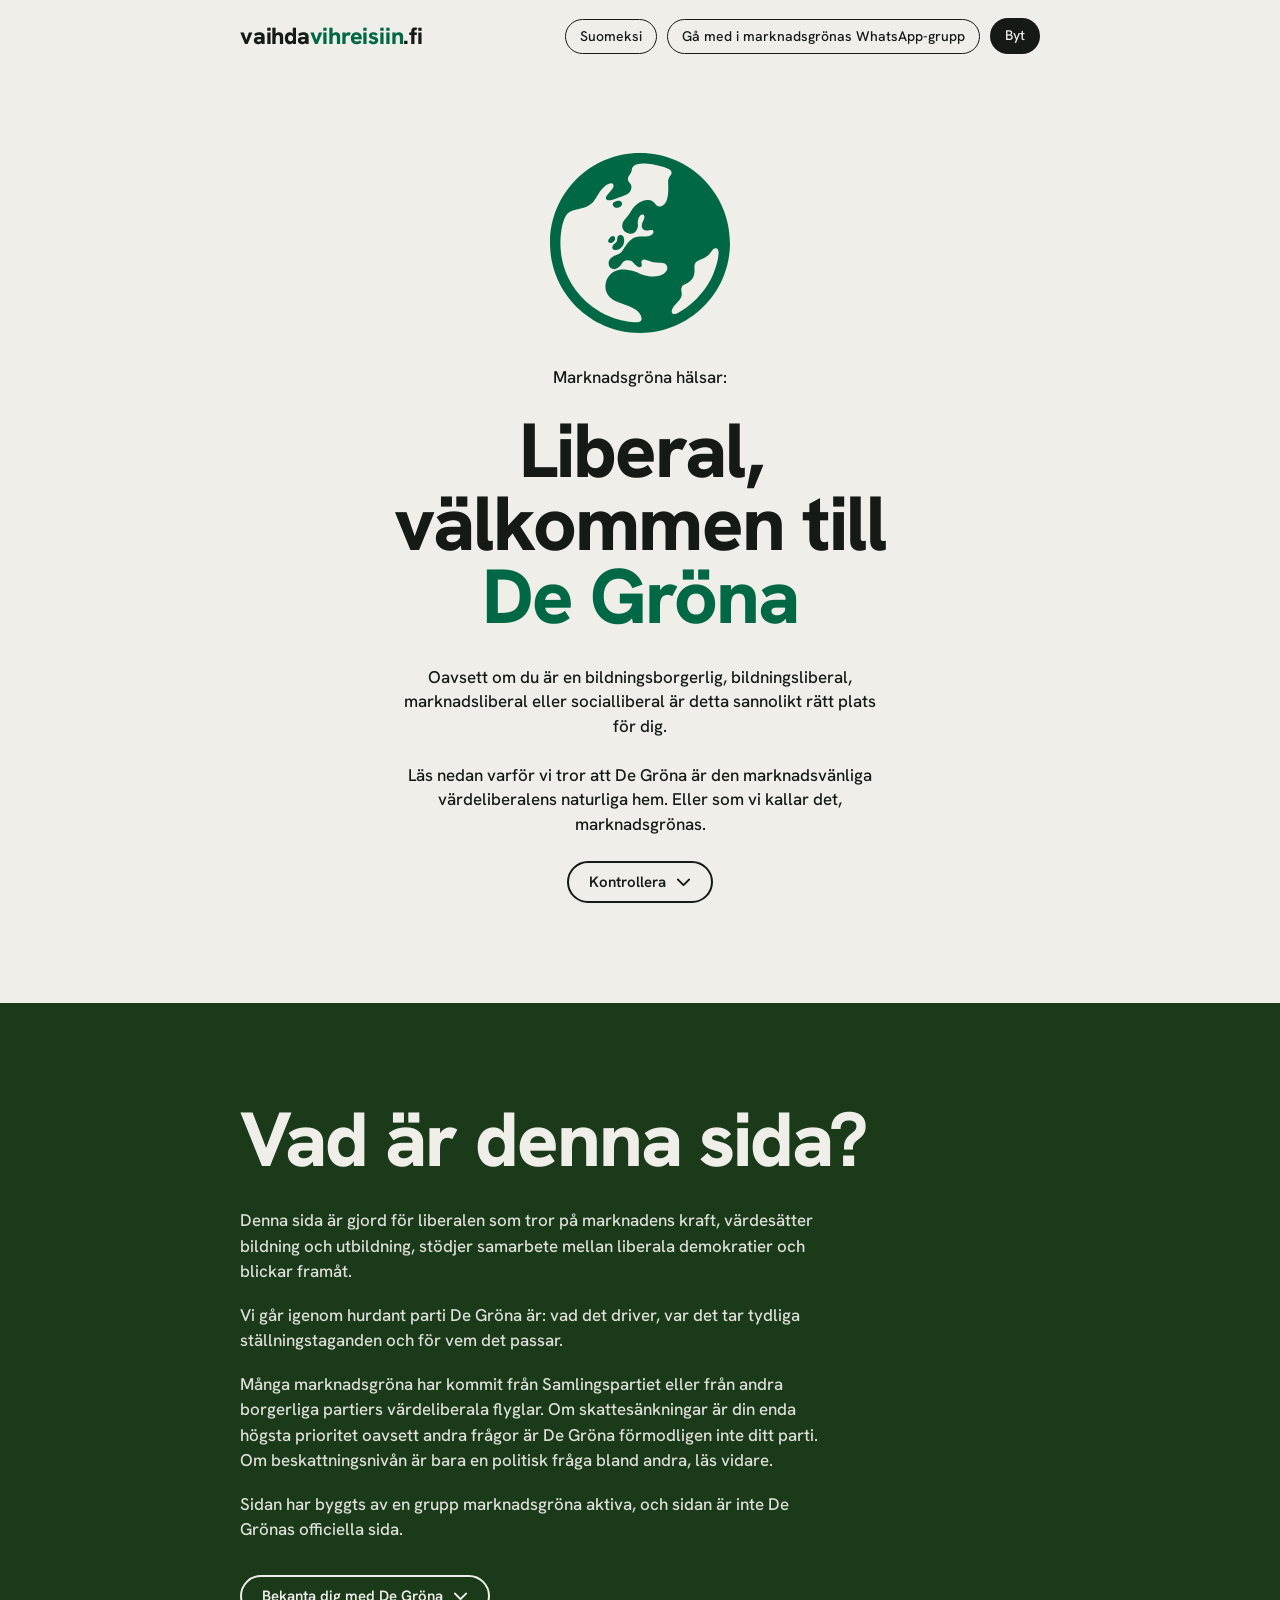
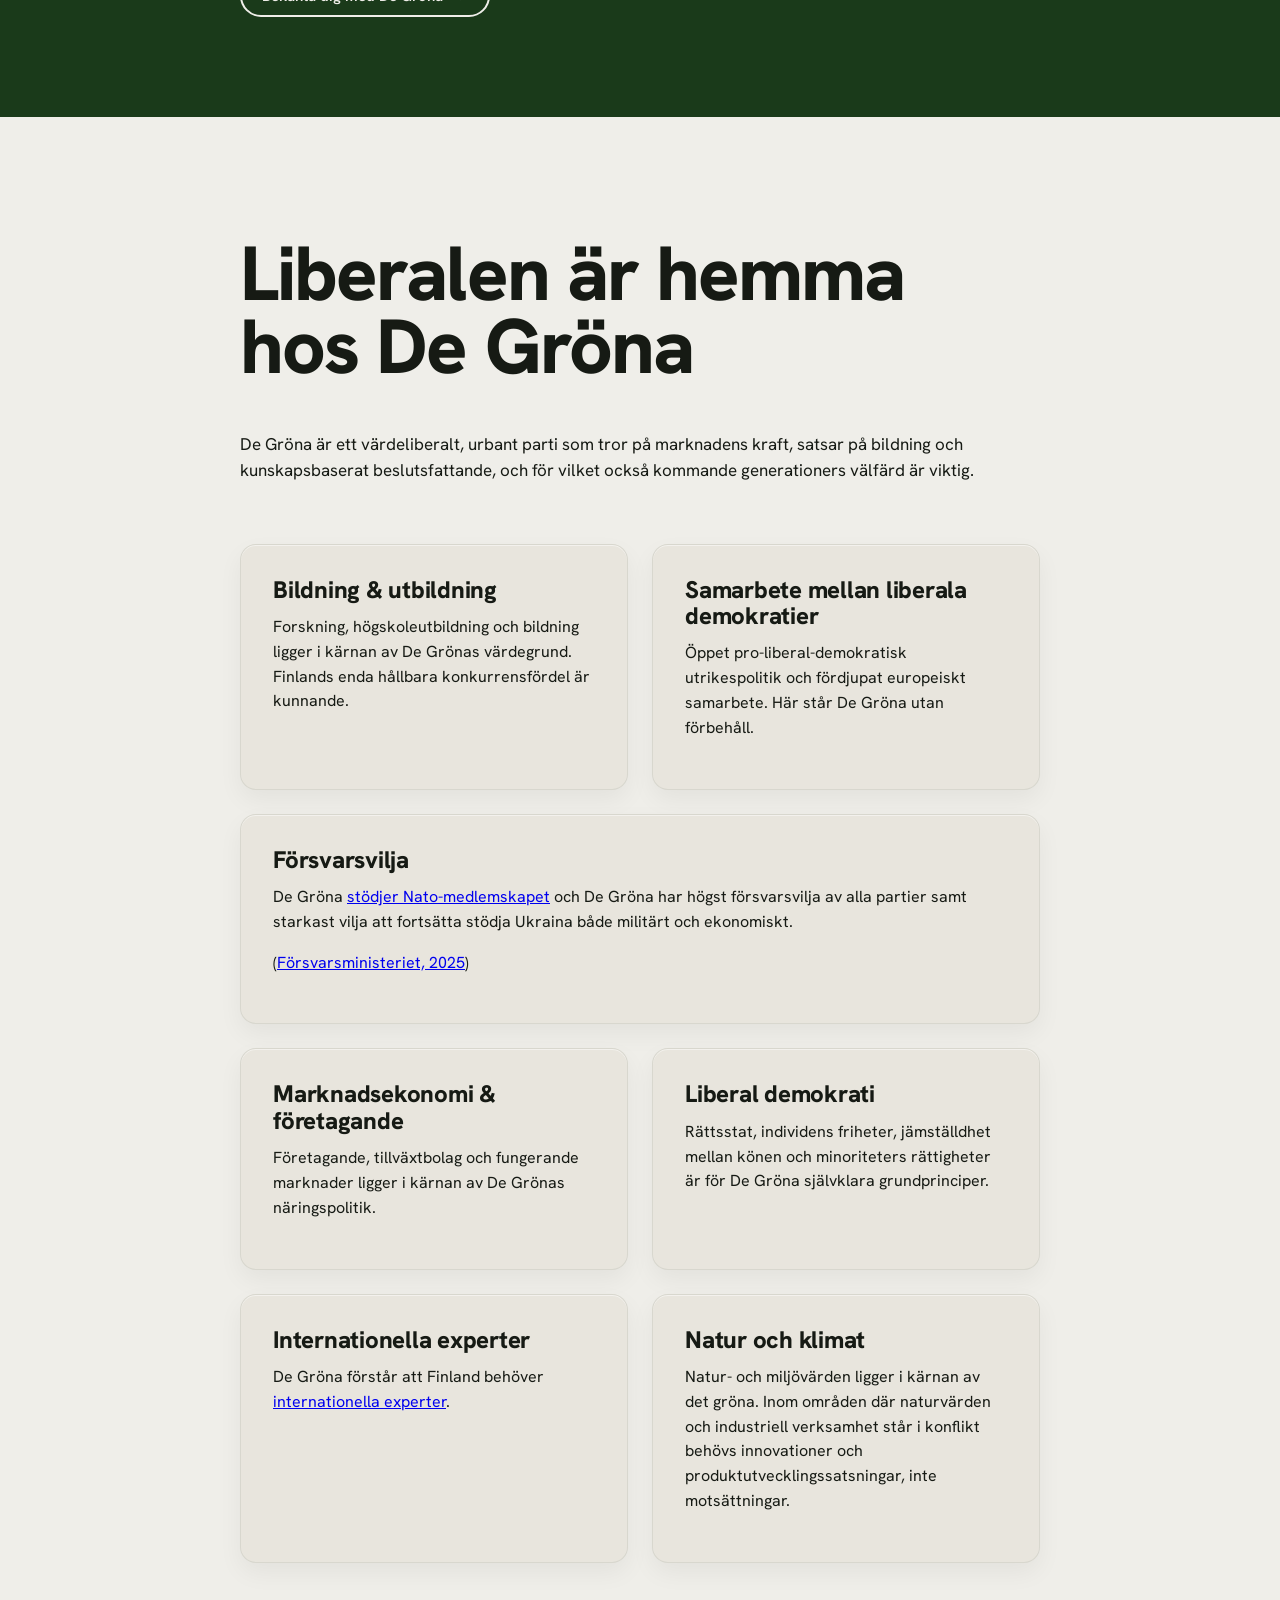
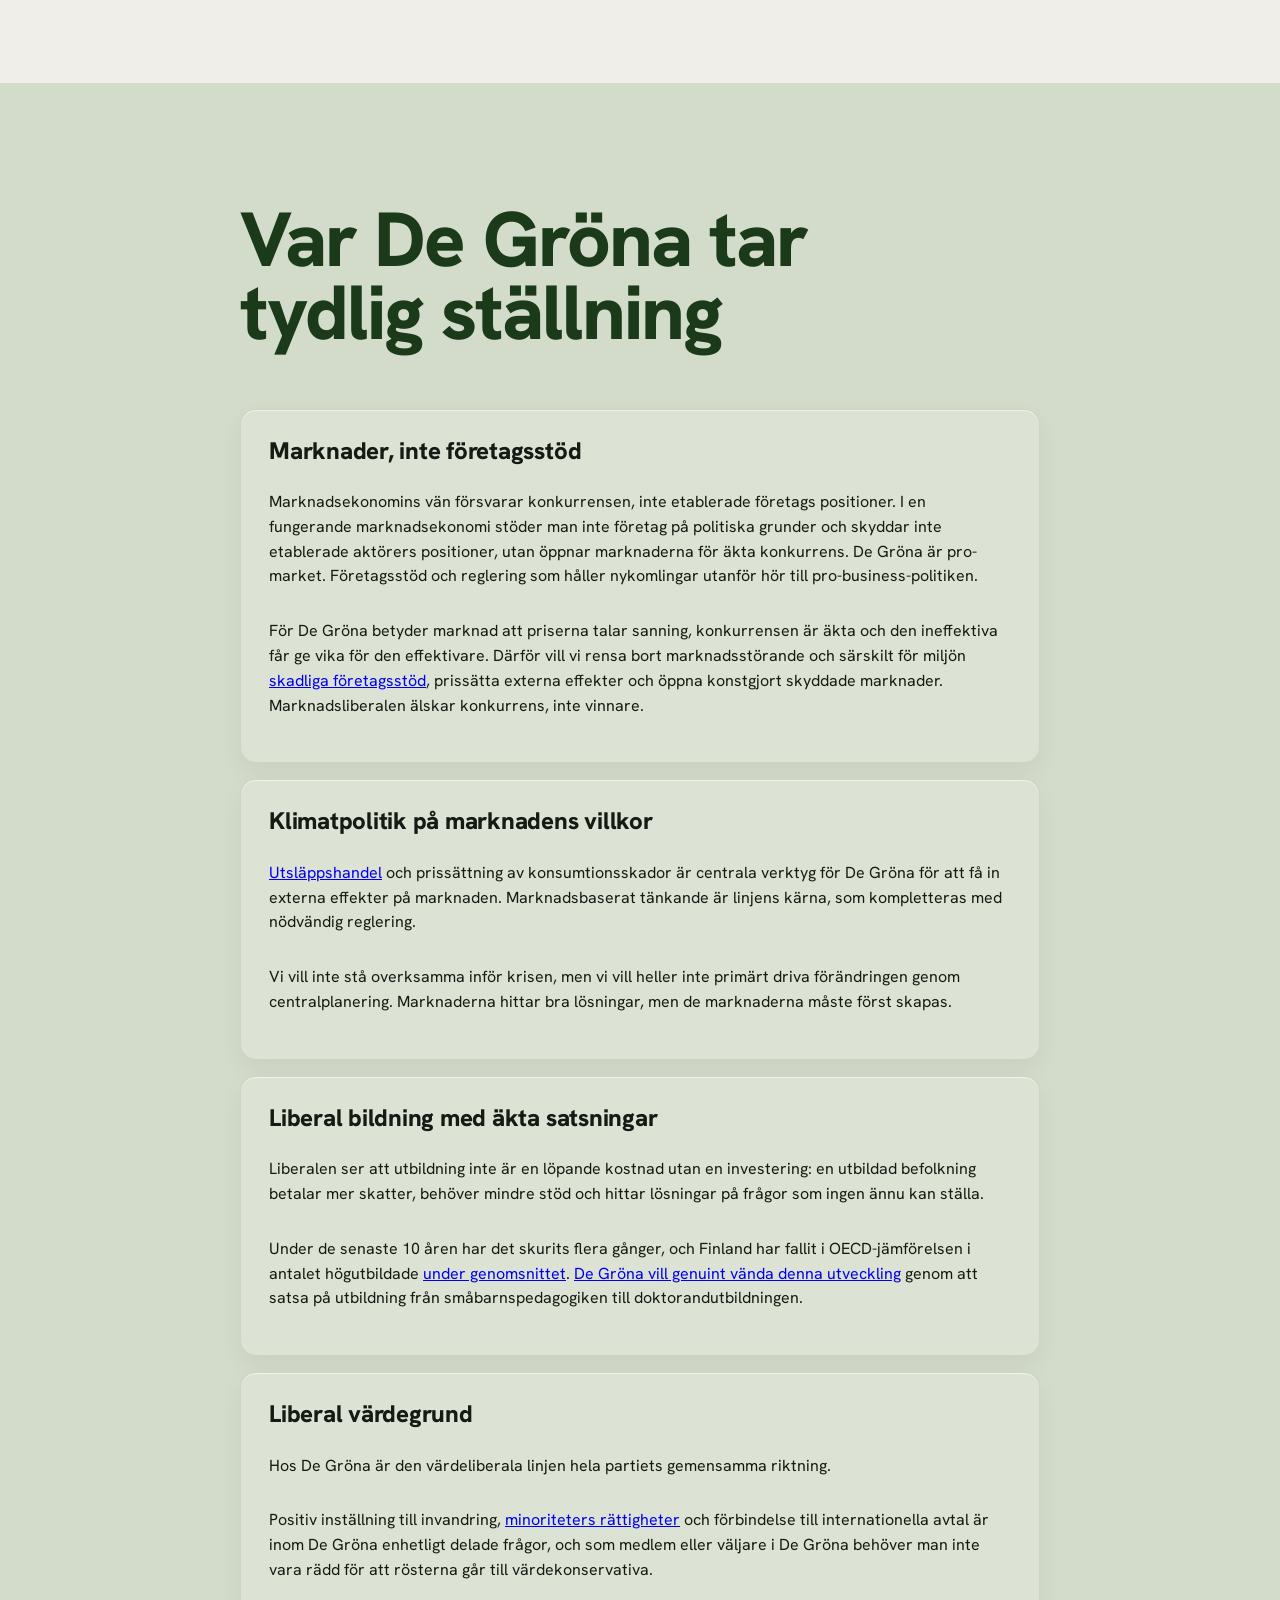
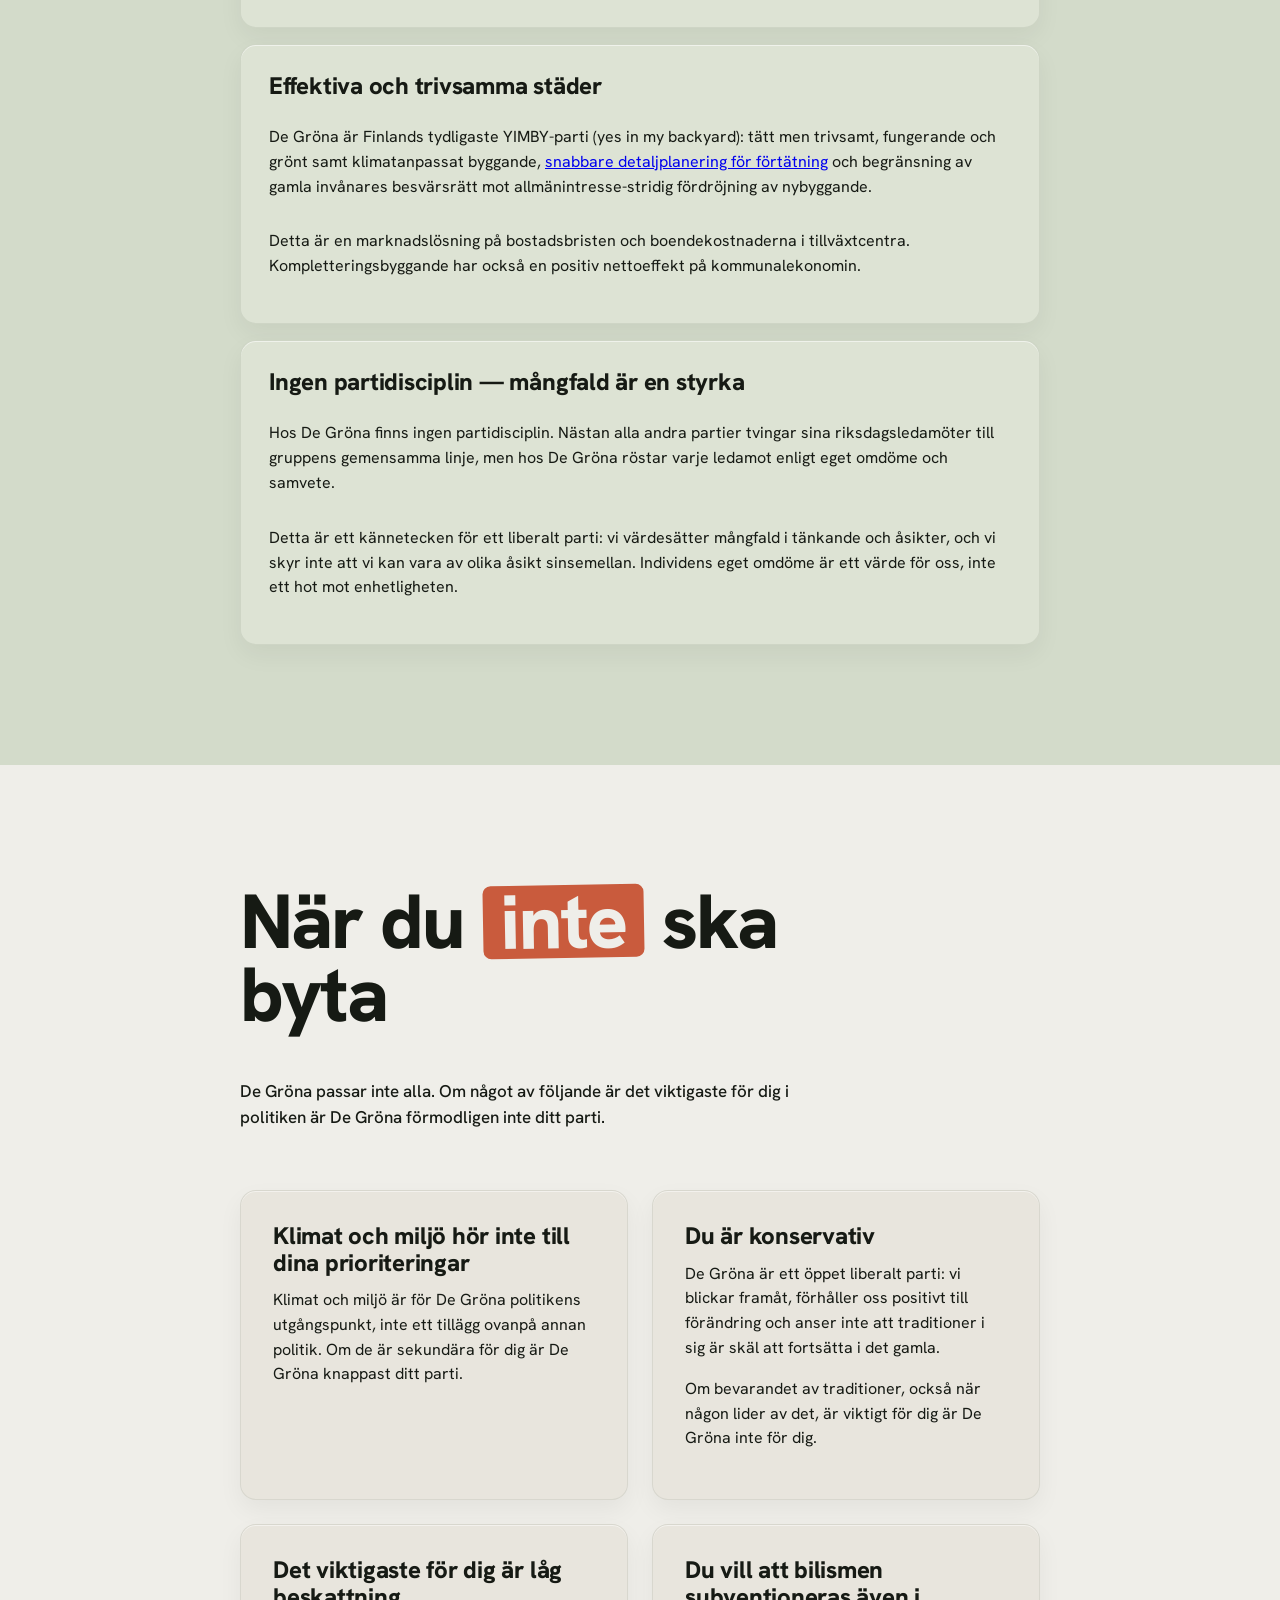
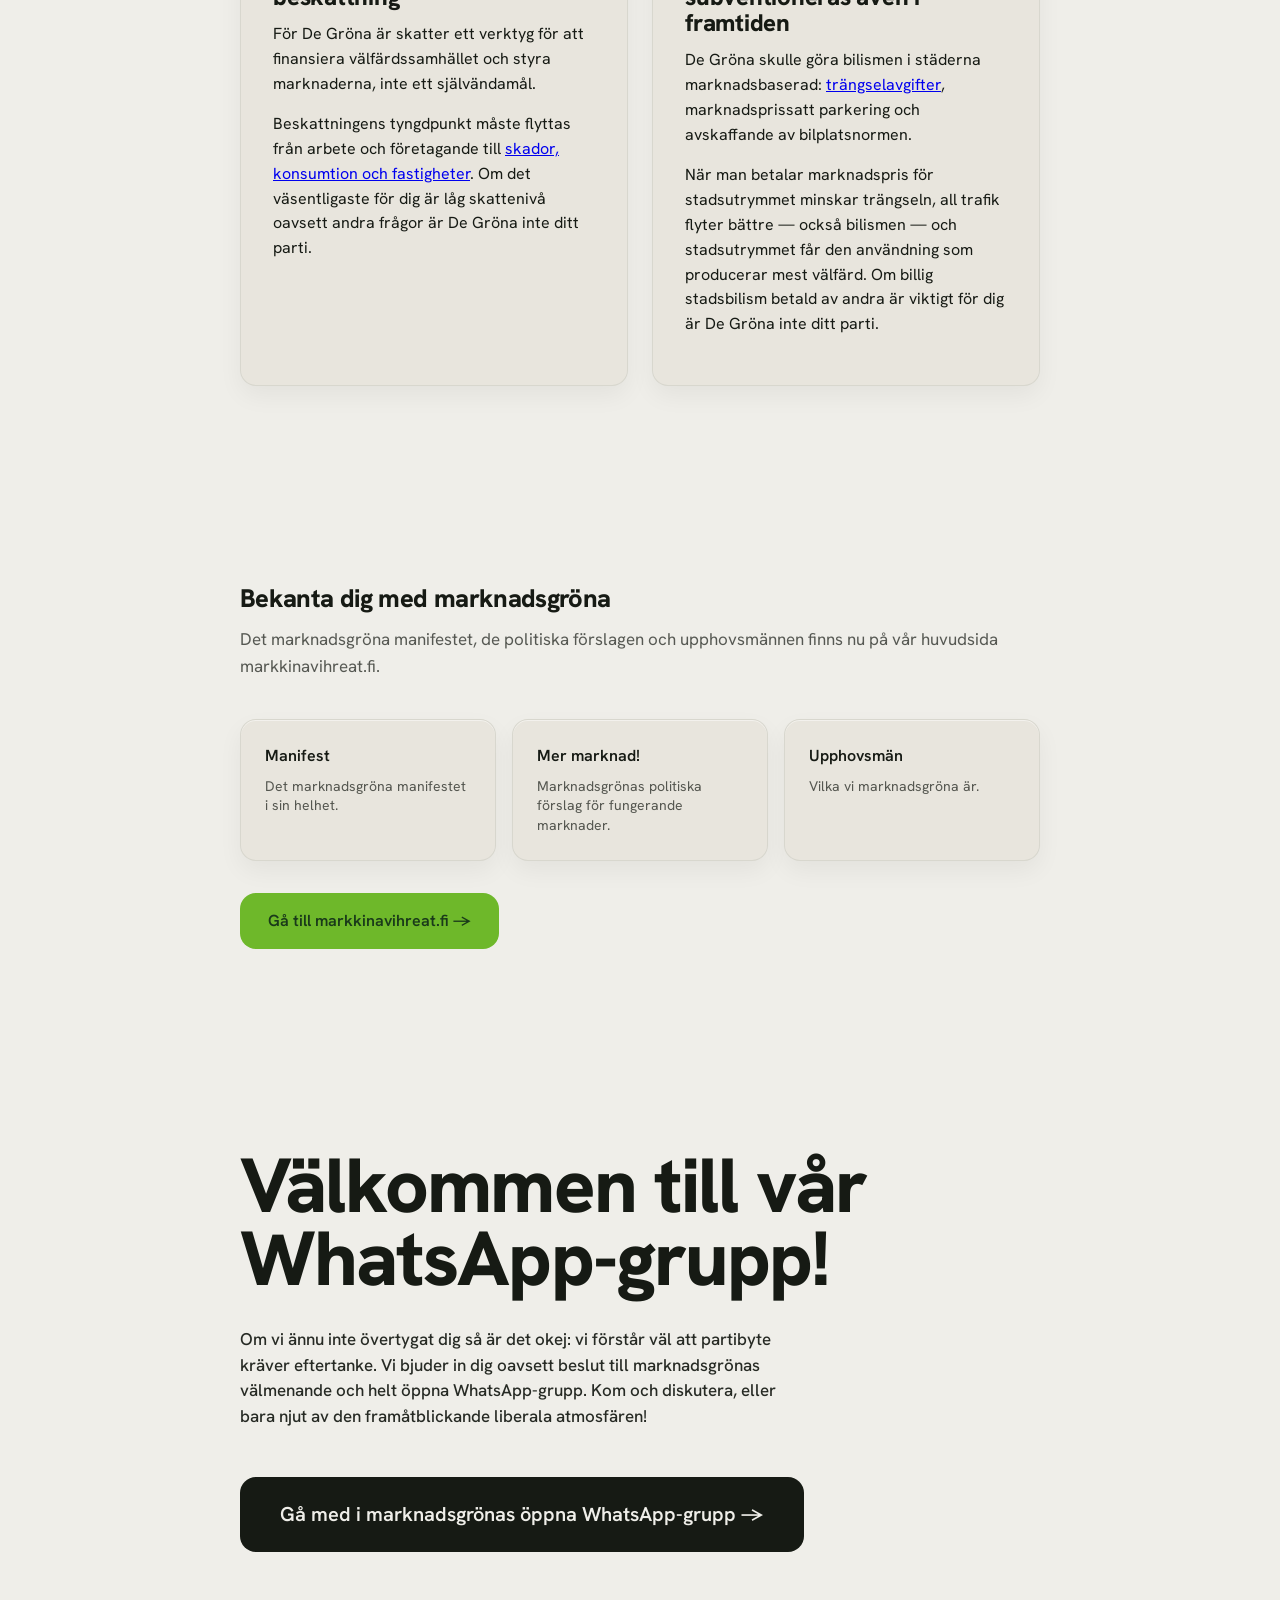
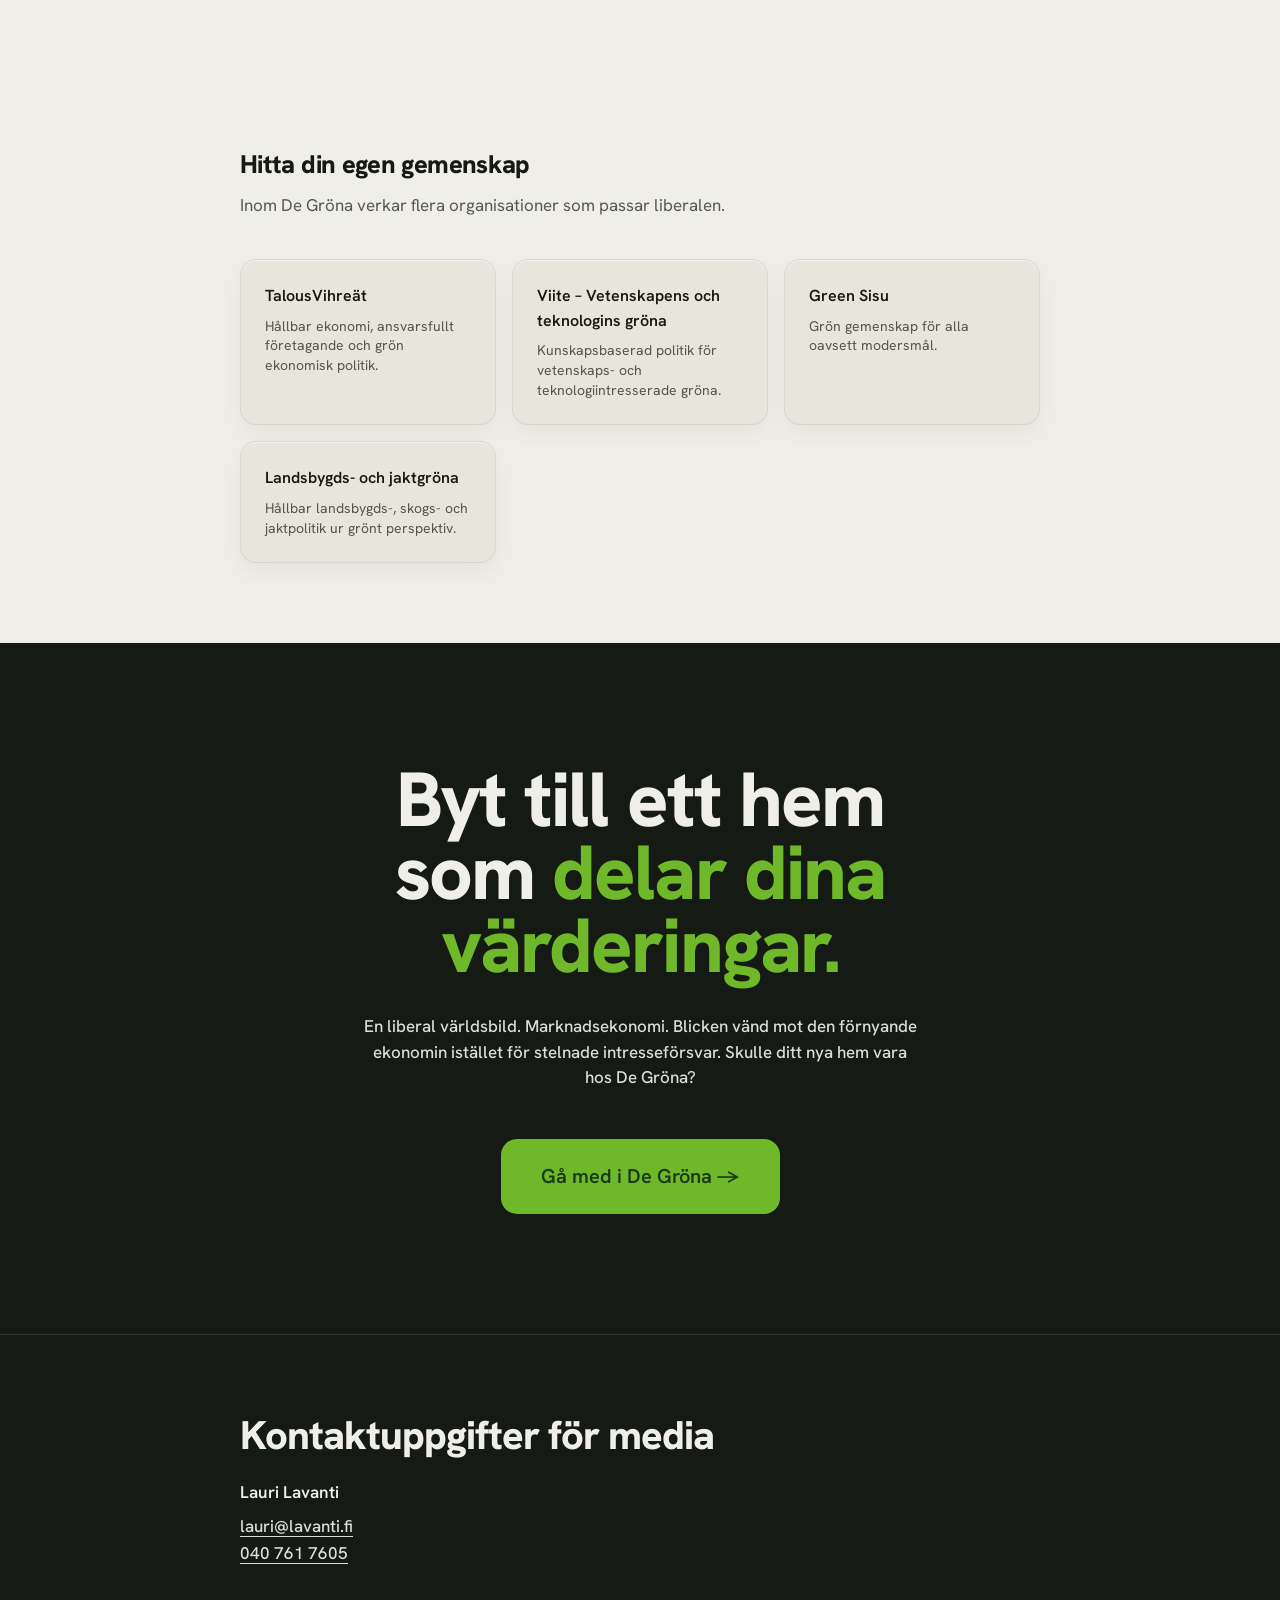
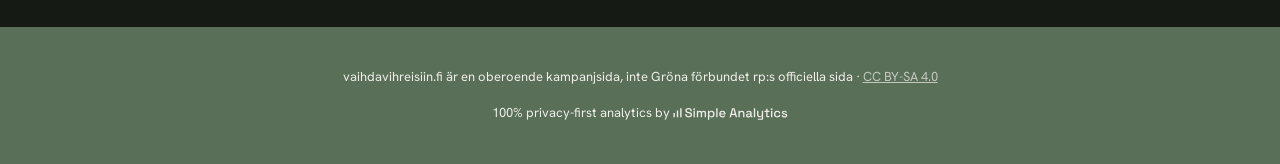
<file: sv/index.html>
<!DOCTYPE html>
<html lang="sv">
<head>
<meta charset="UTF-8">
<meta name="viewport" content="width=device-width, initial-scale=1.0">
<title>Liberal, välkommen till De Gröna — vaihdavihreisiin.fi</title>
<meta name="description" content="Liberalen är hemma hos De Gröna. Detta är en ärlig guide till gemensamma värderingar och skillnader.">
<meta name="author" content="vaihdavihreisiin.fi">
<meta name="theme-color" content="#6EB82A">
<meta property="og:type" content="website">
<meta property="og:site_name" content="vaihdavihreisiin.fi">
<meta property="og:title" content="Liberal, välkommen till De Gröna — vaihdavihreisiin.fi">
<meta property="og:description" content="Liberalen är hemma hos De Gröna. Detta är en ärlig guide till gemensamma värderingar och skillnader.">
<meta property="og:url" content="https://vaihdavihreisiin.fi/sv/">
<meta property="og:locale" content="sv_FI">
<meta property="og:locale:alternate" content="fi_FI">
<meta property="og:image" content="https://vaihdavihreisiin.fi/images/og/tervetuloa-kotiin-2026-06-10.jpeg">
<meta property="og:image:width" content="1200">
<meta property="og:image:height" content="600">
<meta property="og:image:alt" content="Liberal, välkommen till De Gröna — vaihdavihreisiin.fi">
<meta name="twitter:card" content="summary_large_image">
<meta name="twitter:title" content="Liberal, välkommen till De Gröna — vaihdavihreisiin.fi">
<meta name="twitter:description" content="Liberalen är hemma hos De Gröna. Detta är en ärlig guide till gemensamma värderingar och skillnader.">
<meta name="twitter:image" content="https://vaihdavihreisiin.fi/images/og/tervetuloa-kotiin-2026-06-10.jpeg">
<link rel="canonical" href="https://vaihdavihreisiin.fi/sv/">
<link rel="alternate" hreflang="fi" href="https://vaihdavihreisiin.fi/">
<link rel="alternate" hreflang="sv" href="https://vaihdavihreisiin.fi/sv/">
<link rel="alternate" hreflang="x-default" href="https://vaihdavihreisiin.fi/">
<link rel="license" href="https://creativecommons.org/licenses/by-sa/4.0/">
<link rel="sitemap" href="/sitemap.xml">
<link rel="preconnect" href="https://fonts.googleapis.com">
<link rel="preconnect" href="https://fonts.gstatic.com" crossorigin>
<link href="https://fonts.googleapis.com/css2?family=Hanken+Grotesk:wght@300;400;500;600;800&display=swap" rel="stylesheet">
<link rel='stylesheet' href='/style.css' media='all' />
<link rel="stylesheet" href="https://cdnjs.cloudflare.com/ajax/libs/font-awesome/6.7.2/css/all.min.css" crossorigin="anonymous" referrerpolicy="no-referrer" />
<script type="application/ld+json">
{"@context":"https://schema.org","@type":"WebSite","name":"vaihdavihreisiin.fi","url":"https://vaihdavihreisiin.fi/sv/","description":"Liberalen är hemma hos De Gröna. Detta är en ärlig guide till gemensamma värderingar och skillnader.","inLanguage":"sv","license":"https://creativecommons.org/licenses/by-sa/4.0/","author":{"@type":"Organization","name":"Marknadsgröna","url":"https://vaihdavihreisiin.fi/sv/"},"about":{"@type":"PoliticalParty","name":"Gröna förbundet","url":"https://www.vihreat.fi"}}
</script>
<script type="application/ld+json">
{"@context":"https://schema.org","@type":"FAQPage","mainEntity":[{"@type":"Question","name":"Vad är vaihdavihreisiin.fi?","acceptedAnswer":{"@type":"Answer","text":"En ärlig guide för liberalen som överväger att rösta på De Gröna. Sidan går igenom var De Gröna delar liberalens värdegrund, och var De Gröna tar den längre — också när bytet inte lönar sig."}},{"@type":"Question","name":"Vilka är De Grönas och liberalens gemensamma värderingar?","acceptedAnswer":{"@type":"Answer","text":"De Gröna värdesätter bildning och utbildning, samarbete mellan liberala demokratier, Nato-medlemskap, försvarsvilja, marknadsekonomi och företagande, liberal demokrati, kunskapsbaserad invandring samt städernas roll som ekonomins motor."}},{"@type":"Question","name":"Varför är De Gröna liberalens naturliga hem?","acceptedAnswer":{"@type":"Answer","text":"De Gröna driver äkta marknadsliberalism utan företagsstöd, marknadsbaserad klimatpolitik som utsläppshandel och koldioxidskatt, verkliga satsningar på utbildning, en enhetlig värdeliberal linje samt täta och trivsamma städer."}},{"@type":"Question","name":"När lönar det sig inte för liberalen att byta till De Gröna?","acceptedAnswer":{"@type":"Answer","text":"Om klimatförändringen inte är en prioritet, skattesänkningar är högsta prioritet, värdekonservatism är viktigt, eller om man vill fortsätta stödja fossil energi och bilism — då är De Gröna förmodligen inte rätt parti för dig."}}]}
</script>
</head>
<body>

<nav>
  <div class="nav-inner">
    <div class="logo">
      <span>vaihda<span class="logo-vihreisiin">vihreisiin</span>.fi</span>
    </div>
    <div class="nav-actions">
      <a href="/" class="btn btn-outline-sm nav-lang" hreflang="fi" lang="fi"><span class="nav-lang-long">Suomeksi</span><span class="nav-lang-short">FI</span></a>
      <a href="https://chat.whatsapp.com/DFBhxqTOmLRHqGgUzupy7L" class="btn btn-outline-sm nav-whatsapp">Gå med i marknadsgrönas WhatsApp-grupp</a>
      <a href="https://www.vihreat.fi/liity/" class="btn btn-contained-sm">Byt</a>
    </div>
  </div>
</nav>

<!-- HERO -->
<section class="hero">
  <svg class="hero-logo" viewBox="0 0 98.52 98.5" role="img" aria-label="De Grönas logo">
    <path fill="#006845" d="M33.66,49.23c-.15,.05-.31,.07-.45,.08-.46,.03-.85-.12-1.16-.43-.22-.22-.3-.57-.21-.91,.19-.73,.81-1.41,1.4-1.97,.37-.35,.76-.55,1.14-.57,.3-.02,.57,.08,.79,.27,.29,.26,.45,.67,.48,1.2,.05,.98-1.01,2.04-1.99,2.33m5.15-20.02c.55-.59,.82-1.53,.42-2.23-.03-.05-.06-.09-.09-.14-.36-.5-1.03-.75-1.66-.75-1.04,0-3.28,.71-3.15,2.09,.21,2.14,3.24,2.35,4.47,1.03m-.32,15.65c-.91,.05-1.6,.77-1.68,1.76-.01,.13-.02,.27-.03,.4-.05,.73-.08,1.31-.56,1.8-.19,.19-.4,.36-.62,.55-.69,.57-1.48,1.21-1.49,2.37,0,.39,.12,.72,.38,.97,.44,.43,1.11,.47,1.47,.45h.07c1.33-.08,2.75-.9,3.62-2.09,.52-.72,.84-1.57,.92-2.47,.09-1.04,0-1.9-.28-2.55-.13-.3-.3-.55-.53-.75-.35-.31-.79-.47-1.25-.44m60.03,4.4c0,27.2-22.05,49.25-49.26,49.25S0,76.46,0,49.25,22.05,0,49.26,0s49.26,22.05,49.26,49.25M64.34,8.47c-3.44-1.32-6.7-1.96-7.64-2.12-6.67-1.13-9.43-.33-10.7,.59-1.94,1.4-.5,2.63-2.37,4.96-1.36,1.69-1.33,3.01,.03,4.47,1.06,1.14,1.11,2.59,.59,3.89-.43,1.09-1.34,1.95-2.35,2.5-1.69,.92-3.4,1.25-5.28,1.98-2.21,.85-4.38,1.54-5.51,.86-.88-.53-.5-1.87,.35-2.8,.46-.51,1.55-1.62,2.6-3.04,.95-1.29,.98-2.61,.03-3.08-1.37-.69-5.18,1.46-7.64,5.96-1.02,1.47-1.36,2.34-2.72,4.03-.08,.1-.99,1.02-2.16,1.83-4.09,2.83-9.08,1.73-12.06,4.8-2.33,2.4-3.8,9.53-3.8,15.98,0,4.75,.71,15.37,8.32,25.65,3.6,4.86,7.94,8.61,13.09,11.86,0,0,8.54,5.36,19.15,5.84,.94,.04,2.94,.12,3.61-.99,.61-1.01-.11-2.48-.34-2.92-1.52-3.06-5.12-4.42-9.86-6.15-2.67-.97-4.72-1.49-6.74-3.47-1.05-1.03-1.53-1.9-1.68-2.19-1.57-3.01-.67-6.12-.52-6.62,.12-.39,1.1-3.43,4.18-5.23,2.44-1.43,4.86-1.29,6.88-1.15,.69,.05,1.27,.13,1.8,.24,.98,.2,1.74,.42,2.38,.64,1.71,.59,2.81,1.11,3.6,1.45,.67,.29,5.78,2.24,10.24,.99,2.66-.74,4.73-2.82,4.35-4.74-.33-1.69-1.21-2.42-4.57-2.42-5.32,0-7.58-2.65-9.13-1.41-1.17,.93,.32,2.71-.42,3.47-.42,.43-1.01,.4-1.15,.38-1.23-.14-2.29-1.35-3.38-2.59-.97-1.1-2.44-1.52-4.03-1.1-.94,.25-1.73,.94-2.34,1.98-.77,1.31-2.53,3.11-4.65,2.71-2.39-.45-2.88-3.18-2.06-4.82,.69-1.37,2.19-2.07,3.52-2.67,1.42-.64,2.73-1.1,3.59-2.44,4.11-6.41,6.27-7.94,9.86-7.84,1.43,.04,2.89,.1,4.3-.22,.79-.18,1.67-.51,2.28-1.07,.77-.72,.97-1.77-.06-2.24-.83-.38-1.65,.22-2.49,.27-1.57,.1-3.15-.88-3.23-2.57-.09-1.8,1.49-3.19,1.49-4.96,0-1.57-1.51-1.76-2.4-.65-1.09,1.35-1.43,3.18-1.21,4.87,.29,2.19-1.4,5.34-4.21,5.04-1.8-.19-4.17-1.41-4.33-3.96-.2-3.27,2.43-4.35,4.62-8.06,2.76-4.67,6.02-6.23,9.17-6.43,4.47-.27,4.23,4.45,7.43,3.35,3.27-1.12,4.35-5.1,3.87-12.99-.07-1.23,.37-2.75,1.45-4.03,.65-.77,1.07-2.51-1.76-3.59m27.5,49.77c.49-2.34,.97-5.86-.89-6.17-2.11-.35-2.63,2.68-4.89,4.32-3.18,2.3-5.76,2.06-6.69,4.25-.57,1.34-.14,2.31-.25,4.35-.12,2.26-1.02,4.13-2.88,5.52-2.07,1.55-3.49,1.59-4.06,2.74-.62,1.24-.19,1.9-.08,3.69,.07,1.3-.37,2.37-1.02,3.18-1.97,2.47-3.09,3.07-4.15,5.25-.2,.42-.66,1.78,.12,2.44,.78,.67,2.39,.03,3.01-.31,13.58-7.28,18.84-20.15,18.84-20.15,0,0,1.94-4.39,2.94-9.12"/>
  </svg>
  <p class="hero-sub">Marknadsgröna hälsar:</p>
  <h1 class="display">
    <span class="hero-line">Liberal,</span>
    <span class="hero-line">välkommen till</span>
    <span class="hero-line accent">De Gröna</span>
  </h1>
  <p class="hero-sub">
    Oavsett om du är en bildningsborgerlig, bildningsliberal, marknadsliberal eller socialliberal är detta sannolikt rätt plats för dig.
  </p>
  <p class="hero-sub">
    Läs nedan varför vi tror att De Gröna är den marknadsvänliga värdeliberalens naturliga hem. Eller som vi kallar det, marknadsgrönas.
  </p>
  <div class="hero-check">
    <a class="btn-outline-medium" href="#honest">
      Kontrollera
      <i class="fa-solid fa-chevron-down" aria-hidden="true"></i>
    </a>
  </div>
</section>

<!-- HONEST INTRO -->
<section class="honest" id="honest">
  <div class="honest-inner">
    <h2 class="display">Vad är denna sida?</h2>
    <p>Denna sida är gjord för liberalen som tror på marknadens kraft, värdesätter bildning och utbildning, stödjer samarbete mellan liberala demokratier och blickar framåt.</p>
    <p>Vi går igenom hurdant parti De Gröna är: vad det driver, var det tar tydliga ställningstaganden och för vem det passar.</p>
    <p>Många marknadsgröna har kommit från Samlingspartiet eller från andra borgerliga partiers värdeliberala flyglar. Om skattesänkningar är din enda högsta prioritet oavsett andra frågor är De Gröna förmodligen inte ditt parti. Om beskattningsnivån är bara en politisk fråga bland andra, läs vidare.</p>
    <p>Sidan har byggts av en grupp marknadsgröna aktiva, och sidan är inte De Grönas officiella sida.</p>
    <a class="btn-outline-medium btn-outline-light section-action" href="#arvot">
      Bekanta dig med De Gröna
      <i class="fa-solid fa-chevron-down" aria-hidden="true"></i>
    </a>
  </div>
</section>

<!-- SHARED VALUES -->
<section class="section" id="arvot">
  <h2 class="display">Liberalen är hemma hos De Gröna</h2>
  <p class="section-intro">
    De Gröna är ett värdeliberalt, urbant parti som tror på marknadens kraft, satsar på bildning och kunskapsbaserat beslutsfattande, och för vilket också kommande generationers välfärd är viktig.
  </p>
  <div class="shared-grid">
    <div class="shared-card">
      <h3>Bildning &amp; utbildning</h3>
      <p>Forskning, högskoleutbildning och bildning ligger i kärnan av De Grönas värdegrund. Finlands enda hållbara konkurrensfördel är kunnande.</p>
    </div>
    <div class="shared-card">
      <h3>Samarbete mellan liberala demokratier</h3>
      <p>Öppet pro-liberal-demokratisk utrikespolitik och fördjupat europeiskt samarbete. Här står De Gröna utan förbehåll.</p>
    </div>
    <div class="shared-card shared-card--wide">
      <h3>Försvarsvilja</h3>
      <p>De Gröna <a href="https://www.vihreat.fi/ajankohtaista/suomen-viisaasti-yllapitama-nato-optio-on-nyt-lunastettava/" target="_new">stödjer Nato-medlemskapet</a> och De Gröna har högst försvarsvilja av alla partier samt starkast vilja att fortsätta stödja Ukraina både militärt och ekonomiskt.</p>
      <p>(<a href="https://julkaisut.valtioneuvosto.fi/server/api/core/bitstreams/07e3069c-1d69-44c0-ac7b-32385384b200/content" target="_new">Försvarsministeriet, 2025</a>)</p>
    </div>
    <div class="shared-card">
      <h3>Marknadsekonomi &amp; företagande</h3>
      <p>Företagande, tillväxtbolag och fungerande marknader ligger i kärnan av De Grönas näringspolitik.</p>
    </div>
    <div class="shared-card">
      <h3>Liberal demokrati</h3>
      <p>Rättsstat, individens friheter, jämställdhet mellan könen och minoriteters rättigheter är för De Gröna självklara grundprinciper.</p>
    </div>
    <div class="shared-card">
      <h3>Internationella experter</h3>
      <p>De Gröna förstår att Finland behöver <a href="https://www.vihreat.fi/tavoitteet/talouden-uudistaminen/" target="_new">internationella experter</a>.</p>
    </div>
    <div class="shared-card">
      <h3>Natur och klimat</h3>
      <p>Natur- och miljövärden ligger i kärnan av det gröna. Inom områden där naturvärden och industriell verksamhet står i konflikt behövs innovationer och produktutvecklingssatsningar, inte motsättningar.</p>
    </div>
  </div>
</section>

<!-- WHERE FURTHER -->
<section class="further">
  <div class="further-inner">
    <h2>Var De Gröna tar tydlig ställning</h2>
    <div class="further-list">
    <div class="further-item">
      <h3>Marknader, inte företagsstöd</h3>
      <p>Marknadsekonomins vän försvarar konkurrensen, inte etablerade företags positioner. I en fungerande marknadsekonomi stöder man inte företag på politiska grunder och skyddar inte etablerade aktörers positioner, utan öppnar marknaderna för äkta konkurrens. De Gröna är pro-market. Företagsstöd och reglering som håller nykomlingar utanför hör till pro-business-politiken.</p>
      <p>För De Gröna betyder marknad att priserna talar sanning, konkurrensen är äkta och den ineffektiva får ge vika för den effektivare. Därför vill vi rensa bort marknadsstörande och särskilt för miljön <a href="https://www.vihreat.fi/tavoitteet/talouden-uudistaminen/" target="_new">skadliga företagsstöd</a>, prissätta externa effekter och öppna konstgjort skyddade marknader. Marknadsliberalen älskar konkurrens, inte vinnare.</p>
    </div>
    <div class="further-item">
      <h3>Klimatpolitik på marknadens villkor</h3>
      <p><a href="https://www.vihreat.fi/tavoitteet/ilmasto/" target="_new">Utsläppshandel</a> och prissättning av konsumtionsskador är centrala verktyg för De Gröna för att få in externa effekter på marknaden. Marknadsbaserat tänkande är linjens kärna, som kompletteras med nödvändig reglering.</p>
      <p>Vi vill inte stå overksamma inför krisen, men vi vill heller inte primärt driva förändringen genom centralplanering. Marknaderna hittar bra lösningar, men de marknaderna måste först skapas.</p>
    </div>
    <div class="further-item">
      <h3>Liberal bildning med äkta satsningar</h3>
      <p>Liberalen ser att utbildning inte är en löpande kostnad utan en investering: en utbildad befolkning betalar mer skatter, behöver mindre stöd och hittar lösningar på frågor som ingen ännu kan ställa.</p>
      <p>Under de senaste 10 åren har det skurits flera gånger, och Finland har fallit i OECD-jämförelsen i antalet högutbildade <a href="https://yle.fi/a/74-20181951" target="_new">under genomsnittet</a>. <a href="https://www.vihreat.fi/tavoitteet/koulutus/" target="_new">De Gröna vill genuint vända denna utveckling</a> genom att satsa på utbildning från småbarnspedagogiken till doktorandutbildningen.</p>
    </div>
    <div class="further-item">
      <h3>Liberal värdegrund</h3>
      <p>Hos De Gröna är den värdeliberala linjen hela partiets gemensamma riktning.</p>
      <p>Positiv inställning till invandring, <a href="https://www.vihreat.fi/tavoitteet/ihmisoikeudet/" target="_new">minoriteters rättigheter</a> och förbindelse till internationella avtal är inom De Gröna enhetligt delade frågor, och som medlem eller väljare i De Gröna behöver man inte vara rädd för att rösterna går till värdekonservativa.</p>
    </div>
    <div class="further-item">
      <h3>Effektiva och trivsamma städer</h3>
      <p>De Gröna är Finlands tydligaste YIMBY-parti (yes in my backyard): tätt men trivsamt, fungerande och grönt samt klimatanpassat byggande, <a href="https://www.vihreat.fi/vihreiden-puolueohjelma-2027-2031/" target="_new">snabbare detaljplanering för förtätning</a> och begränsning av gamla invånares besvärsrätt mot allmänintresse-stridig fördröjning av nybyggande.</p>
      <p>Detta är en marknadslösning på bostadsbristen och boendekostnaderna i tillväxtcentra. Kompletteringsbyggande har också en positiv nettoeffekt på kommunalekonomin.</p>
    </div>
    <div class="further-item">
      <h3>Ingen partidisciplin — mångfald är en styrka</h3>
      <p>Hos De Gröna finns ingen partidisciplin. Nästan alla andra partier tvingar sina riksdagsledamöter till gruppens gemensamma linje, men hos De Gröna röstar varje ledamot enligt eget omdöme och samvete.</p>
      <p>Detta är ett kännetecken för ett liberalt parti: vi värdesätter mångfald i tänkande och åsikter, och vi skyr inte att vi kan vara av olika åsikt sinsemellan. Individens eget omdöme är ett värde för oss, inte ett hot mot enhetligheten.</p>
    </div>
    </div>
  </div>
</section>

<!-- DON'T SWITCH -->
<section class="dont" id="milloin-ei">
  <div class="dont-inner">
    <h2>När du <span class="accent">inte</span> ska byta</h2>
    <p class="dont-intro">
      De Gröna passar inte alla. Om något av följande är det viktigaste för dig i politiken är De Gröna förmodligen inte ditt parti.
    </p>
    <div class="dont-list">
      <div class="dont-card">
        <h3>Klimat och miljö hör inte till dina prioriteringar</h3>
        <p>Klimat och miljö är för De Gröna politikens utgångspunkt, inte ett tillägg ovanpå annan politik. Om de är sekundära för dig är De Gröna knappast ditt parti.</p>
      </div>
      <div class="dont-card">
        <h3>Du är konservativ</h3>
        <p>De Gröna är ett öppet liberalt parti: vi blickar framåt, förhåller oss positivt till förändring och anser inte att traditioner i sig är skäl att fortsätta i det gamla.</p>
        <p>Om bevarandet av traditioner, också när någon lider av det, är viktigt för dig är De Gröna inte för dig.</p>
      </div>
      <div class="dont-card">
        <h3>Det viktigaste för dig är låg beskattning</h3>
        <p>För De Gröna är skatter ett verktyg för att finansiera välfärdssamhället och styra marknaderna, inte ett självändamål.</p>
        <p>Beskattningens tyngdpunkt måste flyttas från arbete och företagande till <a href="https://www.vihreat.fi/tavoitteet/talouden-uudistaminen/" target="_new">skador, konsumtion och fastigheter</a>. Om det väsentligaste för dig är låg skattenivå oavsett andra frågor är De Gröna inte ditt parti.</p>
      </div>
      <div class="dont-card">
        <h3>Du vill att bilismen subventioneras även i framtiden</h3>
        <p>De Gröna skulle göra bilismen i städerna marknadsbaserad: <a href="https://www.vihreat.fi/tavoitteet/ilmasto/" target="_new">trängselavgifter</a>, marknadsprissatt parkering och avskaffande av bilplatsnormen.</p>
        <p>När man betalar marknadspris för stadsutrymmet minskar trängseln, all trafik flyter bättre — också bilismen — och stadsutrymmet får den användning som producerar mest välfärd. Om billig stadsbilism betald av andra är viktigt för dig är De Gröna inte ditt parti.</p>
      </div>
    </div>
  </div>
</section>


<!-- BEKANTA DIG MED MARKNADSGRÖNA -->
<section class="orgs" id="markkinavihreat">
  <div class="orgs-inner">
    <h2 class="display">Bekanta dig med marknadsgröna</h2>
    <p>Det marknadsgröna manifestet, de politiska förslagen och upphovsmännen finns nu på vår huvudsida markkinavihreat.fi.</p>
    <div class="orgs-grid">
      <a href="https://markkinavihreat.fi/sv/manifesti/" class="org-card" target="_blank" rel="noopener">
        <span class="org-name">Manifest</span>
        <span class="org-desc">Det marknadsgröna manifestet i sin helhet.</span>
      </a>
      <a href="https://markkinavihreat.fi/sv/ehdotukset/lisaa-markkinoita/" class="org-card" target="_blank" rel="noopener">
        <span class="org-name">Mer marknad!</span>
        <span class="org-desc">Marknadsgrönas politiska förslag för fungerande marknader.</span>
      </a>
      <a href="https://markkinavihreat.fi/sv/ketka/" class="org-card" target="_blank" rel="noopener">
        <span class="org-name">Upphovsmän</span>
        <span class="org-desc">Vilka vi marknadsgröna är.</span>
      </a>
    </div>
    <a href="https://markkinavihreat.fi/sv/" class="btn btn-primary" style="margin-top: 32px;" target="_blank" rel="noopener">Gå till markkinavihreat.fi →</a>
  </div>
</section>


<!-- JOIN WHATSAPP -->
<section class="next-step" id="next-step">
  <div class="next-step-inner">
    <h2 class="display">Välkommen till vår WhatsApp-grupp!</h2>
    <p>Om vi ännu inte övertygat dig så är det okej: vi förstår väl att partibyte kräver eftertanke. Vi bjuder in dig oavsett beslut till marknadsgrönas välmenande och helt öppna WhatsApp-grupp. Kom och diskutera, eller bara njut av den framåtblickande liberala atmosfären!</p>
    <a href="https://chat.whatsapp.com/DFBhxqTOmLRHqGgUzupy7L" class="btn btn-contained-lg">Gå med i marknadsgrönas öppna WhatsApp-grupp →</a>
  </div>
</section>

<!-- JÄRJESTÖT -->
<section class="orgs" id="yhteisöt">
  <div class="orgs-inner">
    <h2 class="display">Hitta din egen gemenskap</h2>
    <p>Inom De Gröna verkar flera organisationer som passar liberalen.</p>
    <div class="orgs-grid">
      <a href="https://talousvihreat.fi/" class="org-card" target="_blank" rel="noopener">
        <span class="org-name">TalousVihreät</span>
        <span class="org-desc">Hållbar ekonomi, ansvarsfullt företagande och grön ekonomisk politik.</span>
      </a>
      <a href="https://www.viite.fi/" class="org-card" target="_blank" rel="noopener">
        <span class="org-name">Viite – Vetenskapens och teknologins gröna</span>
        <span class="org-desc">Kunskapsbaserad politik för vetenskaps- och teknologiintresserade gröna.</span>
      </a>
      <a href="https://greensisu.fi/" class="org-card" target="_blank" rel="noopener">
        <span class="org-name">Green Sisu</span>
        <span class="org-desc">Grön gemenskap för alla oavsett modersmål.</span>
      </a>
      <a href="https://www.maaseutujaeravihreat.fi/" class="org-card" target="_blank" rel="noopener">
        <span class="org-name">Landsbygds- och jaktgröna</span>
        <span class="org-desc">Hållbar landsbygds-, skogs- och jaktpolitik ur grönt perspektiv.</span>
      </a>
    </div>
  </div>
</section>

<!-- FINAL CTA -->
<section class="final" id="liity">
  <div class="final-inner">
    <h2 class="display">Byt till ett hem<br>som <span class="accent">delar dina värderingar.</span></h2>
    <p>En liberal världsbild. Marknadsekonomi. Blicken vänd mot den förnyande ekonomin istället för stelnade intresseförsvar. Skulle ditt nya hem vara hos De Gröna?</p>
    <a href="https://www.vihreat.fi/liity/" class="btn btn-primary">Gå med i De Gröna →</a>
  </div>
</section>


<!-- MEDIA CONTACT -->
<section class="media" id="media">
  <div class="media-inner">
    <h2 class="display">Kontaktuppgifter för media</h2>
    <p class="media-contact-name">Lauri Lavanti</p>
    <p class="media-contact-details">
      <a href="mailto:lauri@lavanti.fi">lauri@lavanti.fi</a><br>
      <a href="tel:+358407617605">040 761 7605</a>
    </p>
  </div>
</section>


<footer>
  vaihdavihreisiin.fi är en oberoende kampanjsida, inte Gröna förbundet rp:s officiella sida · <a href="https://creativecommons.org/licenses/by-sa/4.0/" target="_blank" rel="license" style="color:inherit;opacity:0.7;">CC BY-SA 4.0</a>
  <!-- Simple Analytics' free plan requires its badge or text link. Text link verbatim from
       https://www.simpleanalytics.com/badges.md: keep the href and UTM codes intact, their detector looks for them. -->
  <div class="footer-analytics">
    <a aria-label="100% privacy-first analytics by Simple Analytics" class="sa-credit" href="https://www.simpleanalytics.com/vaihdavihreisiin.fi?utm_source=vaihdavihreisiin.fi&amp;utm_content=badge" lang="en" referrerpolicy="origin" rel="noopener" target="_blank"> <span class="sa-credit__caption">100% privacy-first analytics</span> <span class="sa-credit__byline">by <svg aria-hidden="true" viewBox="0 -714 8871 914" xmlns="http://www.w3.org/2000/svg"><g transform="translate(0 -700) scale(.7)"><path d="M54 538h154v462H54zm369-276h154v738H423zM792 0h154v1000H792z"></path></g><path d="M311 14Q232 14 171.0 -14.0Q110 -42 75.5 -96.5Q41 -151 41 -229V-254H148V-229Q148 -154 192.5 -117.5Q237 -81 311 -81Q385 -81 423.5 -112.5Q462 -144 462 -194Q462 -244 422.5 -266.5Q383 -289 314 -305L277 -314Q209 -329 160.0 -353.0Q111 -377 84.0 -416.0Q57 -455 57 -516Q57 -609 123.5 -661.5Q190 -714 299 -714Q372 -714 429.5 -689.0Q487 -664 520.0 -615.0Q553 -566 553 -492V-456H446V-492Q446 -560 405.5 -589.5Q365 -619 299 -619Q234 -619 199.0 -592.5Q164 -566 164 -519Q164 -471 198.5 -448.0Q233 -425 300 -410L337 -401Q404 -386 456.5 -362.5Q509 -339 539.0 -299.0Q569 -259 569 -196Q569 -133 537.5 -86.0Q506 -39 448.0 -12.5Q390 14 311 14ZM686 0V-493H789V0ZM738 -560Q708 -560 687.5 -579.5Q667 -599 667 -630Q667 -661 687.5 -680.5Q708 -700 738 -700Q768 -700 788.5 -680.5Q809 -661 809 -630Q809 -599 788.5 -579.5Q768 -560 738 -560ZM942 0V-493H1043V-435H1059Q1073 -461 1103.5 -481.0Q1134 -501 1188 -501Q1243 -501 1276.5 -478.0Q1310 -455 1327 -421H1343Q1359 -455 1392.0 -478.0Q1425 -501 1485 -501Q1556 -501 1603.5 -456.5Q1651 -412 1651 -328V0H1548V-321Q1548 -365 1523.5 -389.5Q1499 -414 1454 -414Q1406 -414 1377.0 -383.0Q1348 -352 1348 -294V0H1245V-321Q1245 -365 1220.5 -389.5Q1196 -414 1151 -414Q1103 -414 1074.0 -383.0Q1045 -352 1045 -294V0ZM1799 200V-493H1900V-422H1916Q1935 -455 1973.5 -481.0Q2012 -507 2084 -507Q2145 -507 2197.0 -477.0Q2249 -447 2280.5 -390.0Q2312 -333 2312 -254V-239Q2312 -159 2280.5 -102.5Q2249 -46 2197.5 -16.0Q2146 14 2084 14Q2012 14 1973.5 -11.5Q1935 -37 1918 -67H1902V200ZM2054 -76Q2121 -76 2164.5 -119.0Q2208 -162 2208 -242V-251Q2208 -330 2164.5 -373.0Q2121 -416 2054 -416Q1988 -416 1944.5 -373.0Q1901 -330 1901 -251V-242Q1901 -162 1944.0 -119.0Q1987 -76 2054 -76ZM2440 0V-700H2543V0ZM2922 14Q2847 14 2791.0 -17.5Q2735 -49 2703.5 -106.0Q2672 -163 2672 -240V-252Q2672 -329 2703.5 -386.0Q2735 -443 2790.0 -475.0Q2845 -507 2918 -507Q2989 -507 3042.5 -475.5Q3096 -444 3126.0 -388.0Q3156 -332 3156 -257V-218H2777Q2779 -153 2820.5 -114.5Q2862 -76 2924 -76Q2982 -76 3011.5 -102.0Q3041 -128 3057 -162L3143 -118Q3128 -90 3102.0 -59.0Q3076 -28 3032.0 -7.0Q2988 14 2922 14ZM2778 -297H3052Q3047 -352 3011.0 -384.0Q2975 -416 2917 -416Q2859 -416 2822.5 -384.0Q2786 -352 2778 -297ZM3468 0 3667 -700H3857L4056 0H3945L3899 -165H3625L3579 0ZM3652 -265H3872L3770 -633H3754ZM4154 0V-493H4255V-419H4271Q4285 -449 4321.0 -475.0Q4357 -501 4428 -501Q4484 -501 4527.5 -476.0Q4571 -451 4596.0 -405.0Q4621 -359 4621 -296V0H4518V-288Q4518 -352 4486.0 -382.5Q4454 -413 4398 -413Q4334 -413 4295.5 -371.0Q4257 -329 4257 -249V0ZM4922 14Q4869 14 4827.5 -4.0Q4786 -22 4761.5 -57.0Q4737 -92 4737 -142Q4737 -217 4790.5 -255.5Q4844 -294 4925 -294H5075V-326Q5075 -368 5049.0 -394.5Q5023 -421 4969 -421Q4916 -421 4888.0 -396.0Q4860 -371 4851 -331L4755 -362Q4767 -401 4793.5 -434.0Q4820 -467 4863.5 -487.0Q4907 -507 4970 -507Q5066 -507 5121.0 -458.0Q5176 -409 5176 -319V-116Q5176 -86 5204 -86H5246V0H5169Q5135 0 5113.0 -18.0Q5091 -36 5091 -67V-70H5075Q5067 -54 5051.0 -34.5Q5035 -15 5004.0 -0.5Q4973 14 4922 14ZM4937 -71Q4998 -71 5036.5 -106.5Q5075 -142 5075 -204V-214H4931Q4890 -214 4865.0 -196.5Q4840 -179 4840 -145Q4840 -111 4866.0 -91.0Q4892 -71 4937 -71ZM5346 0V-700H5449V0ZM5659 200V110H5934Q5962 110 5962 80V-72H5946Q5932 -43 5896.5 -17.0Q5861 9 5791 9Q5735 9 5691.0 -16.0Q5647 -41 5622.0 -87.0Q5597 -133 5597 -196V-493H5700V-204Q5700 -140 5732.0 -109.5Q5764 -79 5821 -79Q5884 -79 5922.5 -121.5Q5961 -164 5961 -243V-493H6064V101Q6064 146 6037.5 173.0Q6011 200 5965 200ZM6401 0Q6356 0 6329.5 -27.0Q6303 -54 6303 -99V-406H6167V-493H6303V-656H6406V-493H6553V-406H6406V-117Q6406 -87 6434 -87H6537V0ZM6674 0V-493H6777V0ZM6726 -560Q6696 -560 6675.5 -579.5Q6655 -599 6655 -630Q6655 -661 6675.5 -680.5Q6696 -700 6726 -700Q6756 -700 6776.5 -680.5Q6797 -661 6797 -630Q6797 -599 6776.5 -579.5Q6756 -560 6726 -560ZM7159 14Q7088 14 7030.5 -16.0Q6973 -46 6939.5 -103.0Q6906 -160 6906 -240V-253Q6906 -332 6939.5 -389.0Q6973 -446 7030.5 -476.5Q7088 -507 7159 -507Q7230 -507 7280.5 -481.0Q7331 -455 7360.5 -412.0Q7390 -369 7400 -317L7300 -296Q7293 -345 7259.5 -380.0Q7226 -415 7161 -415Q7097 -415 7053.0 -372.0Q7009 -329 7009 -251V-242Q7009 -164 7053.0 -121.0Q7097 -78 7161 -78Q7226 -78 7260.0 -111.5Q7294 -145 7303 -197L7403 -174Q7391 -123 7360.5 -80.0Q7330 -37 7280.0 -11.5Q7230 14 7159 14ZM7724 14Q7629 14 7567.0 -28.0Q7505 -70 7492 -155L7588 -178Q7599 -116 7636.5 -92.5Q7674 -69 7724 -69Q7773 -69 7799.5 -87.5Q7826 -106 7826 -137Q7826 -167 7801.0 -181.0Q7776 -195 7728 -204L7693 -210Q7643 -219 7602.0 -236.0Q7561 -253 7537.0 -283.0Q7513 -313 7513 -360Q7513 -430 7565.0 -468.5Q7617 -507 7703 -507Q7786 -507 7839.5 -469.5Q7893 -432 7909 -368L7813 -341Q7804 -386 7775.0 -404.5Q7746 -423 7703 -423Q7661 -423 7637.0 -407.5Q7613 -392 7613 -364Q7613 -334 7636.5 -320.0Q7660 -306 7700 -299L7735 -293Q7788 -284 7831.5 -267.5Q7875 -251 7901.0 -221.5Q7927 -192 7927 -142Q7927 -67 7871.5 -26.5Q7816 14 7724 14Z" transform="translate(900 0)"></path></svg></span> </a>
  </div>
</footer>

<!-- 100% privacy-first analytics -->
<script async src="https://scripts.simpleanalyticscdn.com/latest.js"></script>
<script src="https://cdn.jsdelivr.net/npm/gsap@3.15.0/dist/gsap.min.js"></script>
<script>
const reduceMotion = window.matchMedia("(prefers-reduced-motion: reduce)").matches;

if (!reduceMotion && window.gsap) {
  const tl = gsap.timeline({ delay: 0.3 });
  tl.from([".hero-logo", ".hero-label", ".hero-line"], {
    duration: 0.75,
    y: 20,
    opacity: 0,
    filter: "blur(6px)",
    stagger: 0.15,
    ease: "power3.out"
  }).from([".hero-sub", ".hero-check"], {
    duration: 0.75,
    y: 15,
    opacity: 0,
    filter: "blur(4px)",
    stagger: 0.12,
    ease: "power3.out"
  }, "-=0.4");
}
</script>

</body>
</html>
</file>
<file: style.css>
:root {
    --vihrea: #6EB82A;
    --vihrea-tumma: #2E5E1A;
    --metsa: #1A3A1A;
    --kerma: #EFEEE9;
    --kerma-syva: #E2E1DB;
    --surface-elevation-1-greige: #E8E5DD;
    --surface-elevation-1-green: #DDE3D4;
    --surface-elevation-1-dark-green: #294829;
    --terra: #C95B3D;
    --aurinko: #E8B931;
    --taivas: #8AB6D6;
    --musta: #161A14;
    --harmaa: #6B6F66;
    --kokoomus: #003a54;
    --text-accent: var(--musta);
    --vihreat-brand: #006845;
    --font-primary: 'Hanken Grotesk', system-ui, sans-serif;
    --font-base: 17px;
    --content-max: 800px;
    --header-height: 79px;
    --radius-card: 16px;
  }
  * { margin: 0; padding: 0; box-sizing: border-box; }
  html {
    scroll-behavior: smooth;
  }
  section[id] {
    scroll-margin-top: var(--header-height);
  }
  body {
    font-family: var(--font-primary);
    background: var(--kerma);
    color: var(--musta);
    line-height: 1.55;
    font-size: var(--font-base);
    -webkit-font-smoothing: antialiased;
  }
  .display {
    font-family: var(--font-primary);
    font-weight: 800;
    line-height: 0.95;
    letter-spacing: -0.025em;
  }
  .display-sm {
    font-family: var(--font-primary);
    font-weight: 800;
    line-height: 1.0;
    letter-spacing: -0.02em;
  }

  /* COMMON */
  .kokoomus { color: var(--kokoomus); }

  /* NAV */
  nav {
    position: sticky; top: 0; z-index: 50;
    background: var(--kerma);
    border-bottom: 1px solid rgba(0,0,0,0.08);
    padding: 18px 32px;
  }
  @supports (animation-timeline: scroll()) {
    nav {
      border-bottom-color: transparent;
      animation: reveal-header-border linear both;
      animation-timeline: scroll(root block);
      animation-range: 0 16px;
    }

    @keyframes reveal-header-border {
      to { border-bottom-color: rgba(0,0,0,0.08); }
    }
  }
  .nav-inner {
    width: 100%;
    max-width: var(--content-max);
    margin: 0 auto;
    display: flex; align-items: center; justify-content: space-between;
  }
  .logo {
    display: flex; align-items: center; gap: 12px;
    font-family: var(--font-primary);
    font-weight: 800; font-size: 23.4px;
    letter-spacing: -0.01em;
  }
  .logo a, .logo a:visited { color: inherit; text-decoration: none; }
  .logo a:hover, .logo a:active { text-decoration: underline; }
  .logo-vihreisiin { color: var(--vihreat-brand); }
  .nav-actions {
    display: flex;
    align-items: center;
    gap: 10px;
  }
  /* HERO */
  .hero {
    padding: 80px 32px 100px;
    max-width: var(--content-max); margin: 0 auto;
    position: relative;
    text-align: center;
    min-height: calc(100svh - var(--header-height));
    display: flex;
    flex-direction: column;
    justify-content: center;
  }
  .hero-logo {
    display: block;
    width: clamp(120px, 16vw, 180px);
    height: auto;
    margin: 0 auto 32px;
    will-change: transform, opacity, filter;
  }
  .hero h1 {
    font-family: var(--font-primary);
    font-weight: 800;
    font-size: clamp(42px, 6vw, 80px);
    margin-bottom: 32px;
    max-width: 16ch;
    margin-left: auto;
    margin-right: auto;
  }
  .hero-line {
    display: block;
    will-change: transform, opacity, filter;
  }
  .hero h1 .hero-welcome { font-weight: 400; }
  .hero h1 .accent { color: var(--vihreat-brand); }
  .hero h1 .strike {
    position: relative; display: inline-block;
    color: var(--harmaa);
  }
  .hero h1 .strike::after {
    content: ''; position: absolute;
    top: 55%; left: -2%; right: -2%;
    height: 8px; background: var(--terra);
    transform: rotate(-2deg);
  }
  .hero-sub {
    font-size: var(--font-base); max-width: 48ch;
    font-weight: 500;
    color: var(--musta);
    margin: 0 auto 24px;
    line-height: 1.45;
  }
  .hero-cta-row {
    display: flex; flex-wrap: wrap; gap: 16px; align-items: center;
  }
  .btn {
    display: inline-flex; align-items: center; gap: 10px;
    padding: 16px 28px; border-radius: 10px;
    text-decoration: none; font-weight: 600; font-size: 16px;
    transition: transform .2s, box-shadow .2s;
    border: none; cursor: pointer;
  }
  .btn-sm { padding: 4px 12px !important; font-size: 14px !important; border-radius: 5px !important; }
  .btn-outline-medium {
    display: inline-flex;
    align-items: center;
    gap: 10px;
    padding: 8px 20px;
    border: 2px solid var(--musta);
    border-radius: 999px;
    background: transparent;
    color: var(--musta);
    text-decoration: none;
    font-size: 15px;
    font-weight: 600;
    line-height: 1.5;
  }
  .btn-outline-medium:hover {
    background: rgba(0, 0, 0, 0.08);
    color: var(--musta);
  }
  .btn-outline-sm {
    background: transparent;
    color: var(--musta);
    border: 1px solid var(--musta);
    border-radius: 999px;
    font-size: 14px;
    font-weight: 500;
    line-height: 1.5;
    padding: 6px 14px;
    transition: none;
  }
  .btn-outline-sm:hover {
    background: rgba(0, 0, 0, 0.08);
    transform: none;
    box-shadow: none;
  }
  .btn-outline-light {
    border-color: var(--kerma);
    color: var(--kerma);
  }
  .btn-outline-light:hover {
    background: rgba(255, 255, 255, 0.12);
    color: var(--kerma);
  }
  .section-action {
    margin-top: 32px;
  }
  .btn-primary {
    background: var(--vihrea);
    color: var(--metsa);
    border-radius: var(--radius-card);
  }
  .btn-primary:hover { transform: translateY(-2px); box-shadow: 0 8px 24px rgba(110, 184, 42, 0.3); }
  .btn-outline-lg {
    background: transparent;
    color: var(--musta);
    border: 2px solid var(--musta);
    font-size: 20px; padding: 22px 40px;
    border-radius: var(--radius-card);
    transition: none;
    text-decoration: none;
    display: inline-block;
  }
  .btn-outline-lg:hover {
    background: rgba(0, 0, 0, 0.08);
  }
  .btn-contained-lg {
    background: var(--musta); color: var(--kerma);
    font-size: 20px; padding: 22px 40px;
    border-radius: var(--radius-card);
    transition: none;
  }
  .btn-contained-sm {
    background: var(--musta);
    color: var(--kerma);
    font-size: 14px;
    font-weight: 500;
    padding: 7px 15px;
    border-radius: 999px;
    transition: none;
  }
  .btn-contained-sm:hover {
    background: linear-gradient(rgba(255, 255, 255, 0.12), rgba(255, 255, 255, 0.12)), var(--musta);
    transform: none;
    box-shadow: none;
  }
  .btn-contained-lg:hover {
    background: linear-gradient(rgba(255, 255, 255, 0.12), rgba(255, 255, 255, 0.12)), var(--musta);
    transform: none;
    box-shadow: none;
  }
  .btn-ghost {
    background: transparent; color: var(--musta);
    border: 1.5px solid var(--musta);
  }
  .btn-ghost:hover { background: var(--musta); color: var(--kerma); }

  /* TOP PRINCIPLE QUOTE */
  .principle-quote {
    background: var(--vihreat-brand);
    color: var(--kerma);
    padding: 96px 32px;
  }
  .principle-quote-inner {
    max-width: var(--content-max); margin: 0 auto;
    text-align: center;
  }
  .principle-quote-label {
    font-size: 13px; font-weight: 600;
    letter-spacing: 0.18em; text-transform: uppercase;
    color: var(--vihrea); margin-bottom: 32px;
    opacity: 0.95;
  }
  .principle-quote-text {
    margin: 0 0 28px;
    padding: 0;
    border: none;
  }
  .principle-quote-text p {
    font-family: var(--font-primary);
    font-size: clamp(28px, 4vw, 48px);
    font-weight: 500;
    line-height: 1.25;
    margin: 0;
    max-width: 28ch;
    margin-left: auto; margin-right: auto;
  }
  .principle-quote-source {
    display: inline-block;
    font-size: 14px;
    font-weight: 600;
    letter-spacing: 0.04em;
    color: var(--kerma);
    text-decoration: none;
    border-bottom: 1px solid rgba(239, 238, 233, 0.4);
    padding-bottom: 2px;
    transition: border-color 0.2s ease;
  }
  .principle-quote-source:hover {
    border-bottom-color: var(--kerma);
  }
  @media (max-width: 640px) {
    .principle-quote { padding: 72px 24px; }
  }

  /* HONEST INTRO */
  .honest {
    background: var(--metsa);
    color: var(--kerma);
    padding: 100px 32px;
  }
  .honest-inner {
    max-width: var(--content-max); margin: 0 auto;
  }
  .honest-label {
    font-size: 13px; font-weight: 600;
    letter-spacing: 0.15em; text-transform: uppercase;
    color: var(--vihrea); margin-bottom: 24px;
  }
  .honest h2 {
    font-size: clamp(36px, 5vw, 64px);
    margin-bottom: 32px;
    max-width: 16ch;
  }
  #honest h2 {
    font-family: var(--font-primary);
    font-size: clamp(42px, 6vw, 80px);
    font-weight: 800;
  }
  .honest p {
    font-size: 20px; line-height: 1.5;
    max-width: 60ch;
    opacity: 0.92;
  }
  #honest p {
    font-size: var(--font-base);
    font-weight: 500;
  }
  .honest p + p { margin-top: 18px; }

  /* SHARED VALUES */
  .section {
    padding: 120px 32px;
    max-width: calc(var(--content-max) + 64px); margin: 0 auto;
  }
  .section-label {
    font-size: 13px; font-weight: 600;
    letter-spacing: 0.15em; text-transform: uppercase;
    color: var(--vihrea-tumma); margin-bottom: 20px;
    display: flex; align-items: center; gap: 12px;
  }
  .section-label::before {
    content: ''; width: 32px; height: 2px; background: var(--vihrea);
  }
  .section h2 {
    font-size: clamp(40px, 6vw, 80px);
    margin-bottom: 48px;
    max-width: 16ch;
  }
  #yhteistä h2 {
    font-family: var(--font-primary);
    font-size: clamp(42px, 6vw, 80px);
    font-weight: 800;
  }
  #yhteistä .section-intro {
    max-width: 56ch;
    font-size: var(--font-base);
    font-weight: 500;
    line-height: 1.5;
  }
  .shared-grid {
    display: grid;
    grid-template-columns: repeat(auto-fit, minmax(280px, 1fr));
    gap: 24px;
    margin-top: 60px;
  }
  .shared-card {
    background: var(--surface-elevation-1-greige);
    padding: 32px;
    border-radius: var(--radius-card);
    position: relative;
    overflow: hidden;
    border: 1px solid rgba(26, 58, 26, 0.08);
    box-shadow:
      0 1px 0 rgba(255, 255, 255, 0.45) inset,
      0 10px 24px rgba(22, 26, 20, 0.05);
  }
  .shared-card h3,
  .further-item h3,
  .dont-card h3 {
    font-family: var(--font-primary);
    font-weight: 800;
    font-size: 24px;
    line-height: 1.1;
    letter-spacing: -0.01em;
    color: var(--text-accent);
    margin-bottom: 12px;
  }
  .shared-card p,
  .further-item p,
  .dont-card p {
    font-size: 16px;
    line-height: 1.55;
    color: var(--text-accent);
    margin-bottom: 1rem;
  }
  @media (min-width: 769px) {
    .shared-card--wide {
      grid-column: span 2;
    }
  }

  /* WHERE FURTHER */
  .further {
    background: #D3DBCA;
    color: var(--metsa);
    padding: 120px 32px;
  }
  .further-inner {
    max-width: var(--content-max); margin: 0 auto;
  }
  .further .section-label { color: var(--metsa); }
  .further .section-label::before { background: var(--metsa); }
  .further h2 {
    font-family: var(--font-primary);
    font-weight: 800;
    font-size: clamp(42px, 6vw, 80px);
    line-height: 0.95;
    letter-spacing: -0.025em;
    color: var(--metsa);
    max-width: 16ch;
    margin-bottom: 48px;
  }
  .further-list {
    display: grid;
    grid-template-columns: 1fr;
    gap: 16px;
    margin-top: 60px;
  }
  .further-item {
    display: flex;
    flex-direction: column;
    gap: 14px;
    padding: 28px;
    border-radius: var(--radius-card);
    background: var(--surface-elevation-1-green);
    border: 1px solid rgba(26, 58, 26, 0.08);
    box-shadow:
      0 1px 0 rgba(255, 255, 255, 0.55) inset,
      0 10px 24px rgba(22, 26, 20, 0.05);
  }
  /* DON'T SWITCH */
  .dont {
    background: var(--kerma);
    padding: 120px 32px;
    position: relative;
  }
  .dont-inner {
    max-width: var(--content-max); margin: 0 auto;
  }
  .dont .section-label { color: var(--terra); }
  .dont .section-label::before { background: var(--terra); }
  .dont h2 .accent {
    background: var(--terra); color: var(--kerma);
    padding: 0 18px; border-radius: 8px;
    display: inline-block; transform: rotate(-1deg);
  }
  .dont-intro {
    font-size: 22px; max-width: 56ch;
    margin-bottom: 56px; line-height: 1.45;
  }
  .dont-list {
    display: grid;
    grid-template-columns: repeat(auto-fit, minmax(280px, 1fr));
    gap: 24px;
  }
  #milloin-ei h2 {
    font-family: var(--font-primary);
    font-size: clamp(42px, 6vw, 80px);
    font-weight: 800;
    line-height: 0.95;
    letter-spacing: -0.025em;
    max-width: 16ch;
    margin-bottom: 48px;
  }
  #milloin-ei .dont-intro {
    font-size: var(--font-base);
    font-weight: 500;
    line-height: 1.5;
    max-width: 56ch;
    margin-bottom: 60px;
  }
  .dont-card {
    background: var(--surface-elevation-1-greige);
    padding: 32px;
    border-radius: var(--radius-card);
    position: relative;
    border: 1px solid rgba(26, 58, 26, 0.08);
    box-shadow:
      0 1px 0 rgba(255, 255, 255, 0.45) inset,
      0 10px 24px rgba(22, 26, 20, 0.05);
  }
  /* MANIFESTI */
  .honest .section-label { color: var(--vihrea); }
  .honest .section-label::before { background: var(--vihrea); }
  #manifesti h2 {
    font-family: var(--font-primary);
    font-size: clamp(42px, 6vw, 80px);
    font-weight: 800;
    line-height: 0.95;
    letter-spacing: -0.025em;
    max-width: 16ch;
    margin-bottom: 48px;
  }
  #manifesti p {
    font-size: var(--font-base);
    font-weight: 500;
    line-height: 1.5;
    max-width: 56ch;
  }
  .manifesti {
    border-bottom: 1px solid rgba(255,255,255,0.12);
  }


  /* WHO */
  .who {
    background: var(--taivas);
    padding: 100px 32px;
    color: var(--metsa);
  }
  .who-inner {
    max-width: var(--content-max); margin: 0 auto;
    display: grid; grid-template-columns: 1fr 1fr; gap: 60px;
    align-items: center;
  }
  .who .section-label { color: var(--metsa); }
  .who .section-label::before { background: var(--metsa); }
  .who h2 {
    font-size: clamp(36px, 5vw, 56px);
    max-width: 16ch;
    margin-bottom: 16px;
  }
  .who ul {
    list-style: none; margin-top: 16px;
  }
  .who li {
    padding: 14px 0;
    border-bottom: 1.5px solid rgba(26, 58, 26, 0.2);
    font-size: 17px; font-weight: 500;
    display: flex; align-items: center; gap: 14px;
  }
  .who li::before {
    content: '→';
    font-family: var(--font-primary);
    font-weight: 800; color: var(--vihrea);
    font-size: 22px;
  }

  /* NEXT STEP (WHATSAPP) */
  .next-step {
    background: var(--kerma);
    color: var(--musta);
    padding: 120px 32px;
    text-align: left;
  }
  .next-step-inner {
    max-width: var(--content-max); margin: 0 auto;
  }
  .next-step h2 {
    font-family: var(--font-primary);
    font-size: clamp(42px, 6vw, 80px);
    font-weight: 800;
    max-width: 16ch;
    margin-bottom: 32px;
    line-height: 0.95;
  }
  .next-step h2 .accent { color: var(--vihrea); }
  .next-step p {
    font-size: var(--font-base);
    font-weight: 500;
    line-height: 1.5;
    max-width: 56ch;
    opacity: 0.92;
    margin-bottom: 48px;
  }
  .next-step .btn-primary {
    font-size: 20px; padding: 22px 40px;
  }
  .next-step-secondary {
    margin-top: 32px;
    display: flex; gap: 24px; justify-content: center; flex-wrap: wrap;
    font-size: 15px;
  }
  .next-step-secondary a {
    color: var(--kerma); opacity: 0.7;
    text-decoration: underline; text-underline-offset: 4px;
  }
  .next-step-secondary a:hover { opacity: 1; }

  /* JÄRJESTÖT */
  .orgs { background: var(--kerma); padding: 80px 24px; }
  .orgs-inner { max-width: var(--content-max); margin: 0 auto; }
  .orgs h2 { margin-bottom: 16px; }
  .orgs-inner > p { margin-bottom: 40px; opacity: 0.7; }
  .orgs-grid {
    display: grid;
    grid-template-columns: repeat(auto-fill, minmax(240px, 1fr));
    gap: 16px;
  }
  .org-card {
    display: flex;
    flex-direction: column;
    gap: 8px;
    padding: 24px;
    border: 1px solid rgba(26, 58, 26, 0.08);
    border-radius: var(--radius-card);
    text-decoration: none;
    color: var(--musta);
    background: var(--surface-elevation-1-greige);
    box-shadow:
      0 1px 0 rgba(255, 255, 255, 0.45) inset,
      0 10px 24px rgba(22, 26, 20, 0.05);
    transition: border-color .2s, transform .2s;
  }
  .org-card:hover {
    border-color: var(--vihreat-brand);
    transform: translateY(-2px);
  }
  .org-name { font-weight: 600; font-size: 16px; }
  .org-desc { font-size: 14px; opacity: 0.7; line-height: 1.4; }

  /* FINAL CTA */
  .final {
    background: var(--musta);
    color: var(--kerma);
    padding: 120px 32px;
    text-align: center;
  }
  .final-inner {
    max-width: var(--content-max);
    margin: 0 auto;
    display: flex;
    flex-direction: column;
    align-items: center;
  }
  .final h2 {
    font-family: var(--font-primary);
    font-size: clamp(42px, 6vw, 80px);
    font-weight: 800;
    max-width: 16ch;
    margin-bottom: 32px;
    line-height: 0.95;
  }
  .final h2 .accent { color: var(--vihrea); }
  .final p {
    font-size: var(--font-base);
    font-weight: 500;
    line-height: 1.5;
    opacity: 0.92;
    margin-bottom: 48px;
    max-width: 56ch; margin-left: auto; margin-right: auto;
  }
  .final .btn-primary {
    font-size: 20px; padding: 22px 40px;
  }
  .final-secondary {
    margin-top: 32px;
    display: flex; gap: 24px; justify-content: center; flex-wrap: wrap;
    font-size: 15px;
  }
  .final-secondary a {
    color: var(--kerma); opacity: 0.7;
    text-decoration: underline; text-underline-offset: 4px;
  }
  .final-secondary a:hover { opacity: 1; }

  /* ABOUT MAKERS */
  .about {
    background: var(--metsa);
    color: var(--kerma);
    padding: 120px 32px;
    text-align: left;
  }
  .about-inner {
    max-width: var(--content-max); margin: 0 auto;
  }
  .about-inner .shared-card h3 {
    color: var(--metsa);
  }
  .about h2 {
    font-family: var(--font-primary);
    font-weight: 800;
    font-size: clamp(36px, 5vw, 64px);
    max-width: 16ch;
    margin-bottom: 32px;
    line-height: 0.95;
  }
  .about h2 .accent { color: var(--vihrea); }
  .about .btn-primary {
    font-size: 20px; padding: 22px 40px;
  }
  .about-secondary {
    margin-top: 32px;
    display: flex; gap: 24px; justify-content: center; flex-wrap: wrap;
    font-size: 15px;
  }
  .about-secondary a {
    color: var(--kerma); opacity: 0.7;
    text-decoration: underline; text-underline-offset: 4px;
  }
  .about-secondary a:hover { opacity: 1; }

  /* PERSON CARDS (about section) */
  .about-intro {
    font-size: 18px; line-height: 1.55;
    max-width: 60ch;
    opacity: 0.85;
    margin-bottom: 56px;
  }
  .about-grid {
    display: grid;
    grid-template-columns: repeat(auto-fill, minmax(300px, 1fr));
    gap: 28px;
  }
  .person-card {
    background: var(--surface-elevation-1-dark-green);
    border: 1px solid rgba(255,255,255,0.14);
    border-radius: var(--radius-card);
    padding: 28px;
    display: flex;
    flex-direction: column;
    gap: 14px;
    box-shadow:
      0 1px 0 rgba(255, 255, 255, 0.18) inset,
      0 14px 34px rgba(0, 0, 0, 0.16);
  }
  .person-photo {
    width: calc(100% + 56px);
    margin: -28px -28px 0;
    aspect-ratio: 3 / 4;
    border-radius: var(--radius-card) var(--radius-card) 0 0;
    object-fit: cover;
    object-position: center top;
    background: var(--vihrea-tumma);
    flex-shrink: 0;
    display: block;
  }
  .person-card h3 {
    font-family: var(--font-primary);
    font-weight: 800;
    font-size: 24px;
    line-height: 1.1;
    letter-spacing: -0.01em;
    color: var(--kerma);
    margin: 10px 0 0;
  }
  .person-card p {
    font-size: 16px;
    line-height: 1.55;
    color: var(--kerma);
    opacity: 0.92;
    margin: 0;
    flex: 1;
  }
  .candidate-badge {
    display: inline-block;
    align-self: flex-start;
    background: var(--kerma);
    color: var(--text-accent);
    font-size: 12px;
    font-weight: 600;
    line-height: 1;
    padding: 5px 10px;
    border-radius: 20px;
    letter-spacing: 0.01em;
  }
  .person-links {
    display: flex;
    flex-wrap: wrap;
    gap: 8px;
    margin-top: 4px;
  }
  .person-links a {
    display: inline-flex;
    align-items: center;
    gap: 6px;
    color: var(--kerma);
    opacity: 0.65;
    text-decoration: none;
    font-size: 13px;
    font-weight: 500;
    transition: opacity .15s;
    padding: 4px 0;
  }
  .person-links a:hover { opacity: 1; }
  .person-links i {
    font-size: 18px;
    width: 18px;
    text-align: center;
    flex-shrink: 0;
  }
  .person-links .link-website {
    background: rgba(255,255,255,0.1);
    border-radius: 6px;
    padding: 4px 10px;
  }

  /* MEDIA CONTACT */
  .media {
    background: var(--musta);
    color: var(--kerma);
    padding: 80px 32px 60px;
    text-align: left;
    border-top: 1px solid rgba(255,255,255,0.12);
  }
  .media-inner {
    max-width: var(--content-max);
    margin: 0 auto;
  }
  .media h2 {
    font-family: var(--font-primary);
    font-size: clamp(28px, 4vw, 40px);
    font-weight: 800;
    margin-bottom: 24px;
    line-height: 1;
  }
  .media-contact-name {
    font-size: var(--font-base);
    font-weight: 600;
    margin-bottom: 8px;
  }
  .media-contact-details {
    font-size: var(--font-base);
    font-weight: 500;
    line-height: 1.6;
  }
  .media-contact-details a {
    color: var(--kerma);
    text-decoration: underline;
    text-underline-offset: 4px;
    opacity: 0.92;
  }
  .media-contact-details a:hover {
    opacity: 1;
  }

  /* FOOTER */
  footer {
    background: var(--metsa);
    color: var(--kerma);
    padding: 40px 32px;
    text-align: center;
    font-size: 13px; opacity: 0.7;
  }
  .footer-analytics {
    margin-top: 16px;
  }
  /* Simple Analytics text link, verbatim from https://www.simpleanalytics.com/badges.md */
  a.sa-credit, a.sa-credit:visited, a.sa-credit:hover, a.sa-credit:active {
    all: unset !important; display: block !important; cursor: pointer !important;
    line-height: 1.6 !important;
  }
  a.sa-credit:focus-visible {
    outline: 2px solid currentColor !important; outline-offset: 4px !important;
  }
  a.sa-credit > span { all: unset !important; }
  a.sa-credit > .sa-credit__byline { white-space: nowrap !important; }
  a.sa-credit svg {
    all: unset !important; display: inline-block !important;
    height: 0.914em !important; vertical-align: -0.2em !important;
    fill: currentColor !important;
  }
  @supports (height: 1cap) {
    a.sa-credit svg { height: 1.305714cap !important; vertical-align: -0.285714cap !important; }
  }

  /* MOBILE */
  @media (max-width: 768px) {
    :root { --header-height: 72px; }
    .hero { padding: 48px 24px 60px; }
    .hero h1, #honest h2, #yhteistä h2 { font-size: clamp(40px, 11vw, 58px); }
    .section { padding: 80px 24px; }
    .honest, .further, .dont, .who, .final, .about, .media { padding: 80px 24px; }
    .who-inner { grid-template-columns: 1fr; gap: 32px; }
    .further-item {
      grid-template-columns: 1fr;
      gap: 12px;
    }
    nav { padding: 14px 20px; }
  }
  .nav-lang-short { display: none; }
  @media (max-width: 599px) {
    .nav-whatsapp { display: none; }
    .nav-lang-long { display: none; }
    .nav-lang-short { display: inline; }
  }
</file>
